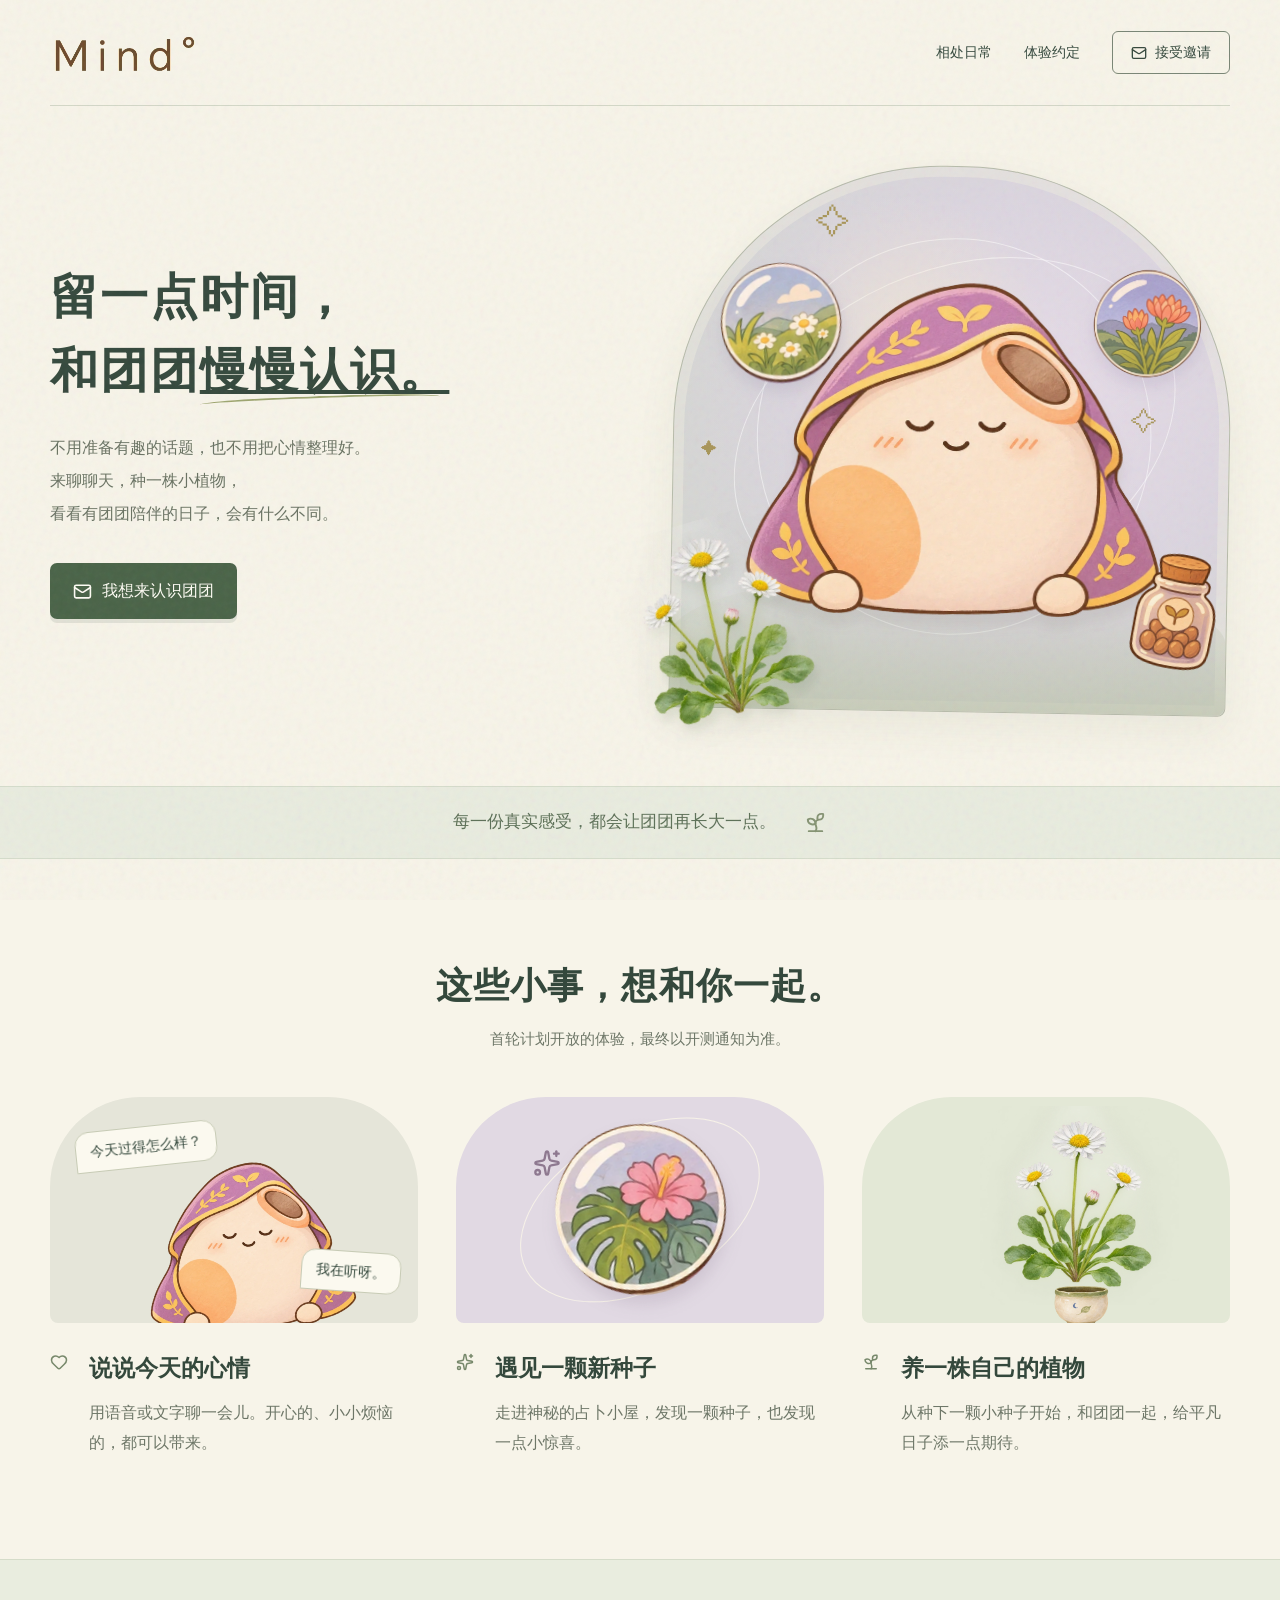
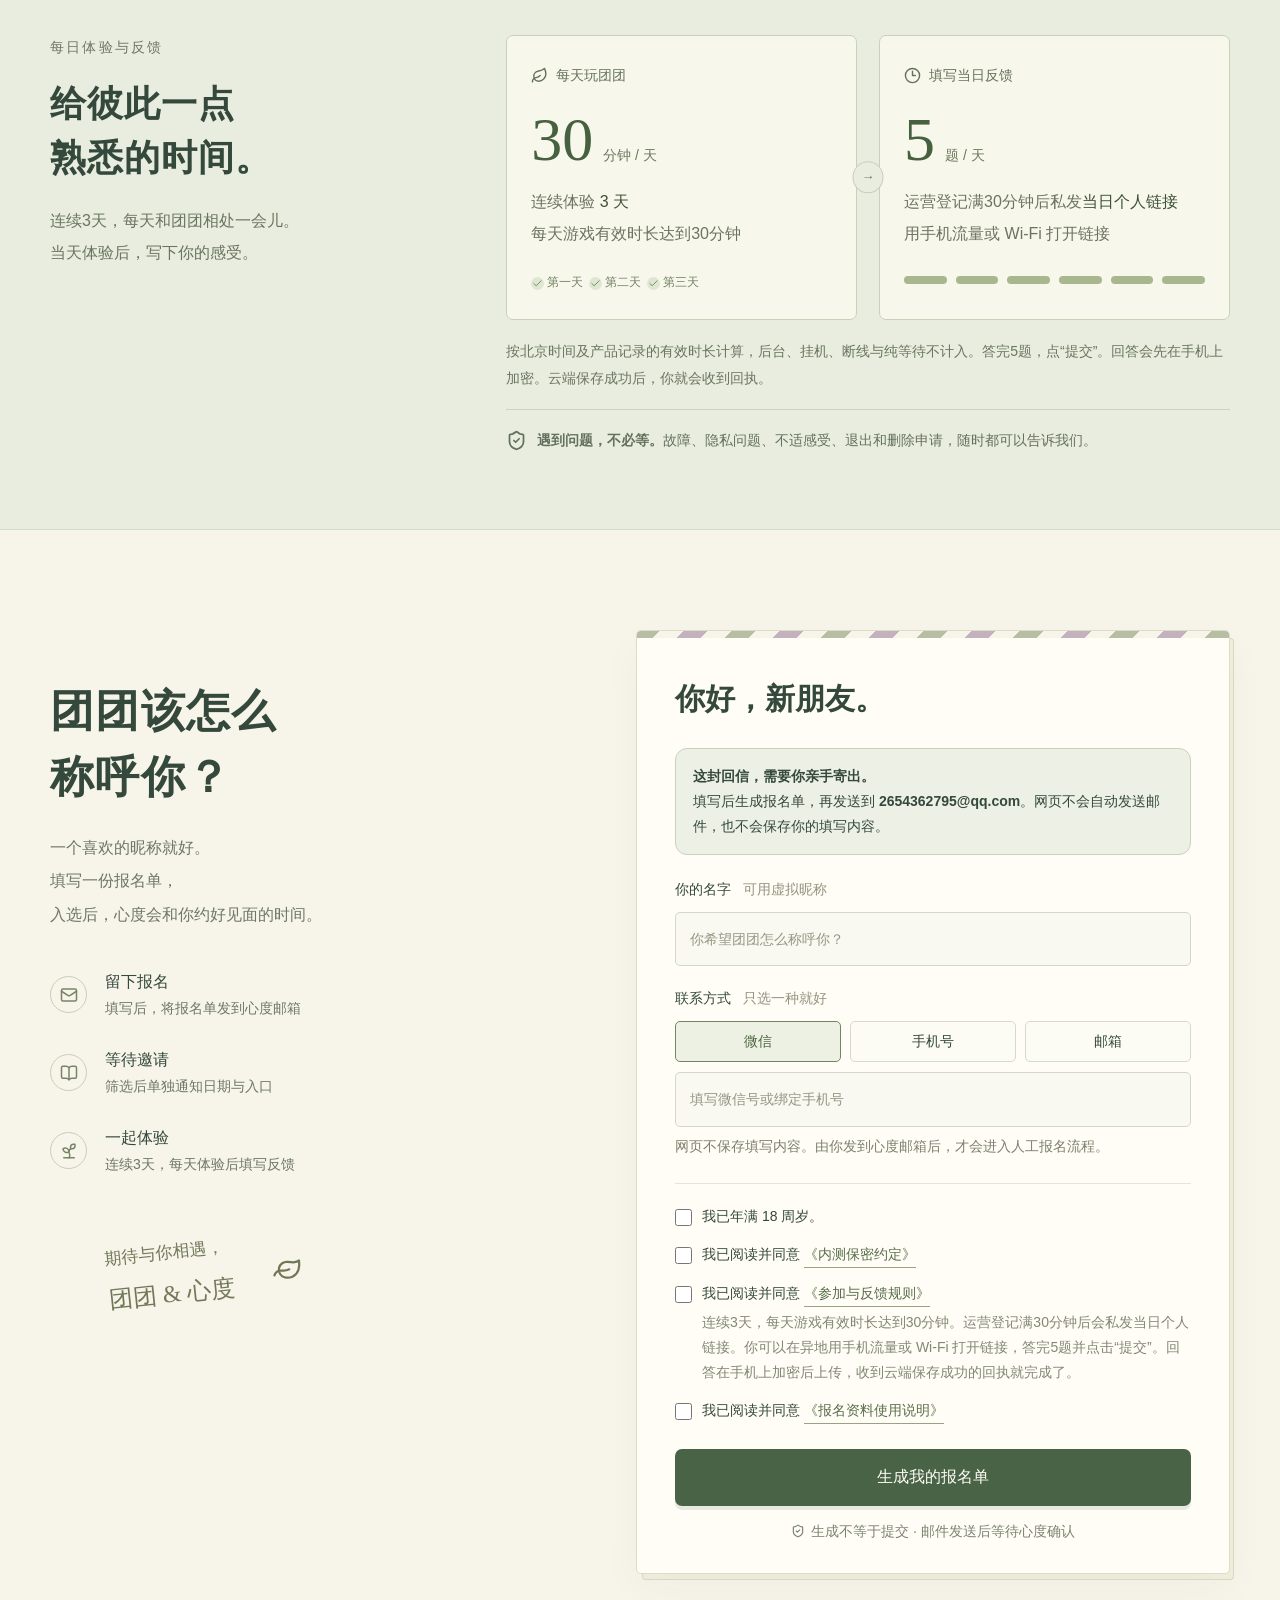
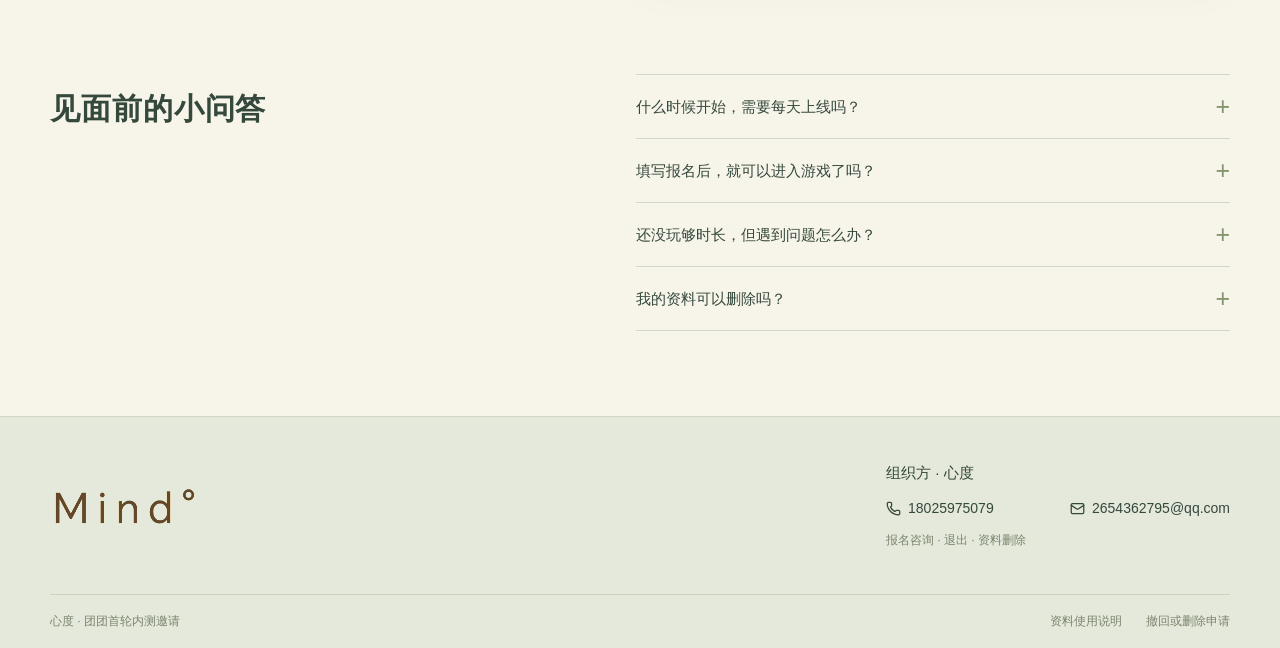
<file: index.html>
<!doctype html>
<html lang="zh-CN"><head><meta charset="utf-8"><meta name="viewport" content="width=device-width, initial-scale=1"><title>团团来信 · 心度内测邀请</title><meta name="description" content="邀请8–10位朋友，和团团慢慢认识。语音陪伴、种子占卜、植物养成，等待你的真实感受。"><meta name="robots" content="noindex, nofollow"><meta property="og:title" content="你收到一封团团的来信"><meta property="og:description" content="留一点时间，和团团慢慢认识。心度首轮内测邀请。"><meta name="twitter:card" content="summary_large_image"><meta name="twitter:title" content="你收到一封团团的来信"><meta name="twitter:description" content="留一点时间，和团团慢慢认识。心度首轮内测邀请。"><link rel="icon" href="./favicon.svg"><style>/*! tailwindcss v4.2.1 | MIT License | https://tailwindcss.com */@layer theme{:host,:root{--font-sans:ui-sans-serif,system-ui,sans-serif,"Apple Color Emoji","Segoe UI Emoji","Segoe UI Symbol","Noto Color Emoji";--font-mono:ui-monospace,SFMono-Regular,Menlo,Monaco,Consolas,"Liberation Mono","Courier New",monospace;--spacing:.25rem;--default-font-family:var(--font-sans);--default-mono-font-family:var(--font-mono)}}@layer base{*,::backdrop,:after,:before{box-sizing:border-box;border:0 solid;margin:0;padding:0}::file-selector-button{box-sizing:border-box;border:0 solid;margin:0;padding:0}:host,html{-webkit-text-size-adjust:100%;tab-size:4;line-height:1.5;font-family:var(--default-font-family,ui-sans-serif,system-ui,sans-serif,"Apple Color Emoji","Segoe UI Emoji","Segoe UI Symbol","Noto Color Emoji");font-feature-settings:var(--default-font-feature-settings,normal);font-variation-settings:var(--default-font-variation-settings,normal);-webkit-tap-highlight-color:transparent}hr{height:0;color:inherit;border-top-width:1px}abbr:where([title]){-webkit-text-decoration:underline dotted;text-decoration:underline dotted}h1,h2,h3,h4,h5,h6{font-size:inherit;font-weight:inherit}a{color:inherit;-webkit-text-decoration:inherit;text-decoration:inherit}b,strong{font-weight:bolder}code,kbd,pre,samp{font-family:var(--default-mono-font-family,ui-monospace,SFMono-Regular,Menlo,Monaco,Consolas,"Liberation Mono","Courier New",monospace);font-feature-settings:var(--default-mono-font-feature-settings,normal);font-variation-settings:var(--default-mono-font-variation-settings,normal);font-size:1em}small{font-size:80%}sub,sup{vertical-align:baseline;font-size:75%;line-height:0;position:relative}sub{bottom:-.25em}sup{top:-.5em}table{text-indent:0;border-color:inherit;border-collapse:collapse}:-moz-focusring{outline:auto}progress{vertical-align:baseline}summary{display:list-item}menu,ol,ul{list-style:none}audio,canvas,embed,iframe,img,object,svg,video{vertical-align:middle;display:block}img,video{max-width:100%;height:auto}button,input,optgroup,select,textarea{font:inherit;font-feature-settings:inherit;font-variation-settings:inherit;letter-spacing:inherit;color:inherit;opacity:1;background-color:#0000;border-radius:0}::file-selector-button{font:inherit;font-feature-settings:inherit;font-variation-settings:inherit;letter-spacing:inherit;color:inherit;opacity:1;background-color:#0000;border-radius:0}:where(select:is([multiple],[size])) optgroup{font-weight:bolder}:where(select:is([multiple],[size])) optgroup option{padding-inline-start:20px}::file-selector-button{margin-inline-end:4px}::placeholder{opacity:1}@supports (not ((-webkit-appearance:-apple-pay-button))) or (contain-intrinsic-size:1px){::placeholder{color:currentColor}@supports (color:color-mix(in lab,red,red)){::placeholder{color:color-mix(in oklab,currentcolor 50%,transparent)}}}textarea{resize:vertical}::-webkit-search-decoration{-webkit-appearance:none}::-webkit-date-and-time-value{min-height:1lh;text-align:inherit}::-webkit-datetime-edit{display:inline-flex}::-webkit-datetime-edit-fields-wrapper{padding:0}::-webkit-datetime-edit,::-webkit-datetime-edit-year-field{padding-block:0}::-webkit-datetime-edit-day-field,::-webkit-datetime-edit-month-field{padding-block:0}::-webkit-datetime-edit-hour-field,::-webkit-datetime-edit-minute-field{padding-block:0}::-webkit-datetime-edit-millisecond-field,::-webkit-datetime-edit-second-field{padding-block:0}::-webkit-datetime-edit-meridiem-field{padding-block:0}::-webkit-calendar-picker-indicator{line-height:1}:-moz-ui-invalid{box-shadow:none}button,input:where([type=button],[type=reset],[type=submit]){appearance:button}::file-selector-button{appearance:button}::-webkit-inner-spin-button,::-webkit-outer-spin-button{height:auto}[hidden]:where(:not([hidden=until-found])){display:none!important}}@layer components;@layer utilities{.sr-only{clip-path:inset(50%);white-space:nowrap;border-width:0;width:1px;height:1px;margin:-1px;padding:0;position:absolute;overflow:hidden}.fixed{position:fixed}.start{inset-inline-start:var(--spacing)}.underline{text-decoration-line:underline}}:root{--paper:#f7f4e9;--ink:#34483c;--muted:#6e7768;--green:#496347;--sage:#dfe5d6;--line:#d3d7c7;--purple:#776184;--serif:"Noto Serif SC","Source Han Serif SC","Songti SC","STSong","SimSun",serif;--sans:"PingFang SC","Microsoft YaHei",sans-serif}*{box-sizing:border-box}html{scroll-behavior:smooth;scroll-padding-top:35px}body{color:var(--ink);background:var(--paper);font-family:var(--sans);-webkit-font-smoothing:antialiased;margin:0;font-size:16px;line-height:1.8}body:before{content:"";pointer-events:none;z-index:100;opacity:.16;background-image:url("data:image/svg+xml,%3Csvg viewBox='0 0 180 180' xmlns='http://www.w3.org/2000/svg'%3E%3Cfilter id='n'%3E%3CfeTurbulence type='fractalNoise' baseFrequency='.82' numOctaves='3' stitchTiles='stitch'/%3E%3C/filter%3E%3Cpath fill='%23848276' opacity='.38' filter='url(%23n)' d='M0 0h180v180H0z'/%3E%3C/svg%3E");position:fixed;inset:0}a{color:inherit;text-decoration:none}button,input{font:inherit}button{cursor:pointer}a,button,input,summary{touch-action:manipulation}button{color:inherit}button:disabled{cursor:wait;opacity:.65}a:focus-visible,button:focus-visible,summary:focus-visible{outline-offset:5px;outline:3px solid #b89053}input:focus-visible{outline:2px solid var(--green);outline-offset:3px}h1,h2,h3,p{margin:0}h1,h2{font-family:var(--serif);font-weight:600}img{max-width:100%;display:block}svg{flex-shrink:0}fieldset{border:0;margin:0;padding:0}.wrap{width:min(1200px,100% - 100px);margin-inline:auto}.section{padding-block:100px}.eyebrow{letter-spacing:.16em;color:var(--muted);align-items:center;gap:13px;font-size:14px;display:flex}.small-line{background:var(--muted);width:24px;height:1px}.site-header{border-bottom:1px solid var(--line);justify-content:space-between;height:106px}.brand,.site-header{align-items:center;display:flex}.brand{gap:12px}.brand strong{letter-spacing:4px;font-size:30px;font-family:var(--serif)}.brand-emblem{background:var(--green);width:43px;height:43px;color:var(--paper);border-radius:50% 50% 45% 45%;place-items:center;display:grid;transform:rotate(-5deg)}.brand-sub{color:var(--muted);letter-spacing:.1em;margin-left:12px;font-size:13px}nav{align-items:center;gap:32px;font-size:14px;display:flex}nav a:not(.nav-invite):hover{color:var(--purple)}.nav-invite{border:1px solid #798575;border-radius:6px;gap:8px;padding:8px 18px;display:flex}.hero,.nav-invite{align-items:center}.hero{grid-template-columns:1.06fr 1fr;gap:32px;min-height:680px;padding-block:60px 73px;display:grid}.hero h1{letter-spacing:.04em;white-space:nowrap;margin:22px 0 24px;font-size:clamp(35px,3.75vw,53px);line-height:1.55}.underline{position:relative}.underline:after{content:"";border-top:2px solid #9da56f;border-radius:50%;width:96%;height:9px;position:absolute;bottom:-8px;left:0;transform:rotate(-2deg)}.hero-description{color:#697262;font-size:16px;line-height:2.05}.hero-actions{flex-wrap:wrap;align-items:center;gap:20px;margin:32px 0 24px;display:flex}.button{border:0;border-radius:7px;justify-content:center;align-items:center;gap:10px;min-height:53px;padding:14px 23px;font-size:16px;font-weight:500;transition:background .2s,transform .2s,box-shadow .2s;display:inline-flex}.primary{color:#fffdf5;background:var(--green);box-shadow:0 4px #31472f1c}.primary:hover{background:#3d563d;transform:translateY(-2px);box-shadow:0 7px 15px #34483c15}.hand-note{font-family:var(--serif);color:#777a60;font-size:15px;transform:rotate(-5deg)}.hero-meta{color:var(--muted);gap:14px;font-size:14px}.hero-meta,.hero-meta span{align-items:center;display:flex}.hero-meta span{gap:6px}.hero-meta i{border-left:1px solid #b7beab;height:14px}.hero-art{aspect-ratio:1.02;isolation:isolate;background:radial-gradient(at 65% 42%,#e7dce8 0,#dbd5df 45%,#d0d7c8 100%);border:1px solid #b7bbaa;border-radius:48% 48% 8px 8px;margin-bottom:12px;position:relative;transform:rotate(1deg);box-shadow:inset 0 0 0 10px #f0ecdf70,0 16px 40px #3d4f3510}.hero-art:after{content:"";z-index:-1;border-radius:inherit;background:linear-gradient(#0000,#b9c0a8a0);height:25%;position:absolute;bottom:0;left:0;right:0}.art-mascot{z-index:2;filter:drop-shadow(0 12px 6px #58463518);width:77%;animation:breathe 7s ease-in-out infinite;position:absolute;bottom:9%;left:12%}.art-orbit{z-index:-1;border:1px solid #fff8;border-radius:50%;width:83%;height:60%;position:absolute;top:19%;left:9%;transform:rotate(-25deg)}.orbit-two{width:71%;height:73%;top:13%;left:15%;transform:rotate(25deg)}.art-moon{aspect-ratio:1;z-index:-1;background:radial-gradient(circle,#f9edcd80,#f7efdb00 70%);border-radius:50%;width:50%;position:absolute;top:5%;right:33%}.art-caption{font-family:var(--serif);color:#6b675f;letter-spacing:2px;font-size:15px;line-height:1.9;position:absolute;top:12%;left:35%;transform:rotate(-7deg)}.art-bubble{z-index:3;filter:drop-shadow(0 9px 8px #5a497c20);animation:float 6s ease-in-out infinite;position:absolute}.bubble-one{width:22%;top:18%;left:8%;transform:rotate(-10deg)}.bubble-two{width:20%;animation-delay:-3s;top:18%;right:5%}.art-flower{z-index:3;filter:drop-shadow(2px 9px 4px #32452c15);width:40%;position:absolute;bottom:-6%;left:-11%;transform:rotate(-17deg)}.art-jar{z-index:4;width:20%;position:absolute;bottom:6%;right:-1%;transform:rotate(10deg)}.art-label{z-index:5;font-family:var(--serif);background:#fffdf0;border:1px solid #c7bb9f;align-items:center;gap:9px;padding:8px 18px;font-size:16px;display:flex;position:absolute;bottom:-20px;left:27%;transform:rotate(-4deg);box-shadow:0 3px 6px #67523e0a}.art-label:before{content:"";background:#d8bd7b63;width:60px;height:15px;position:absolute;top:-9px;left:35%;transform:rotate(-3deg)}.art-stamp{color:#716743;background:#f0e3b3;border:1px dashed #948661;flex-direction:column;justify-content:center;align-items:center;width:83px;height:86px;font-size:13px;display:flex;position:absolute;top:1%;right:-13px;transform:rotate(12deg);box-shadow:0 0 0 5px #eee0b5}.art-star{color:#a89558;font-size:34px;position:absolute}.star-one{top:5%;left:25%}.star-two{font-size:26px;top:42%;right:13%}.star-three{font-size:16px;top:50%;left:5%}.ribbon{color:#5c7057;font-family:var(--serif);background:#e9ecdf;border-block:1px solid #d5dccb;font-size:17px}.ribbon .wrap{justify-content:center;align-items:center;gap:28px;padding-block:20px;display:flex}.ribbon svg{color:#859373}.section-heading{text-align:center}.section-heading .eyebrow{justify-content:center}.section-heading h2,h2{letter-spacing:.03em;font-size:36px;line-height:1.5}.section-heading h2{margin:12px 0}.section-heading p{color:var(--muted);font-size:15px}.experience-list{grid-template-columns:repeat(3,minmax(0,1fr));gap:38px;margin-top:45px;display:grid}.experience-visual{border-radius:90px 90px 8px 8px;height:226px;position:relative;overflow:hidden}.chat-visual{background:#e5e5d9}.chat-visual img{width:58%;position:absolute;bottom:-30px;left:25%;transform:rotate(-5deg)}.chat-cloud{font-family:var(--serif);z-index:2;background:#fbf9ef;border:1px solid #c7cbb5;border-radius:14px 14px 14px 0;padding:7px 14px;font-size:14px;position:absolute}.cloud-left{top:29px;left:25px;transform:rotate(-6deg)}.cloud-right{bottom:30px;right:17px;transform:rotate(4deg)}.seed-visual{background:#e1d9e3;place-items:center;display:grid}.seed-visual img{filter:drop-shadow(0 10px 8px #5e4b6923);width:47%;position:absolute;transform:rotate(-12deg)}.seed-ring{border:1px solid #f7f2e8;border-radius:50%;width:70%;height:70%;transform:rotate(-28deg)}.seed-spark{color:#8e7990;position:absolute;top:23%;left:21%}.grow-visual{background:#e3e8d6}.grow-visual>img:not(.plant-pot){object-fit:contain;z-index:1;width:58%;height:88%;position:absolute;bottom:18px;left:30%}.grow-visual .plant-pot{object-fit:contain;width:27%;height:31%;position:absolute;bottom:-8px;left:46%}.grow-word{writing-mode:vertical-rl;font-family:var(--serif);letter-spacing:3px;color:#64795c;font-size:14px;position:absolute;top:43px;left:26px}.experience-copy{padding:25px 0 0 39px;position:relative}.mini-icon{color:#77886b;position:absolute;top:30px;left:0}.experience-copy h3{font-family:var(--serif);margin-bottom:9px;font-size:23px;font-weight:600}.experience-copy p{color:var(--muted);font-size:15px;line-height:1.9}.time-section{background:#e9eddf;border-block:1px solid #d5dcc9;padding:75px 0}.time-layout{grid-template-columns:1fr 1.85fr;gap:65px;display:grid}.time-intro h2{margin:17px 0 20px}.time-intro p{color:#68755e;font-size:15px;line-height:2}.little-sprout{color:#89966c;font-family:var(--serif);align-items:center;gap:15px;margin-top:28px;font-size:15px;display:flex}.little-sprout svg{transform:rotate(-15deg)}.time-options{grid-template-columns:1fr 1fr;gap:22px;display:grid;position:relative}.time-options article{background:#f8f7ec;border:1px solid #c9d1b9;border-radius:7px;padding:27px 24px 25px}.option-label{color:#637359;align-items:center;gap:8px;font-size:14px;display:flex}.time-number{align-items:baseline;gap:10px;margin:13px 0 8px;display:flex}.time-number b{color:#456140;font-family:Georgia,serif;font-size:62px;font-weight:400;line-height:1.25}.time-number>span{color:#69785b;font-size:14px}.time-options article p{color:#6b745f;font-size:14px;line-height:2}.time-options article strong{color:#3c5136;font-weight:500}.or-label{color:#71805f;z-index:1;background:#e9eddf;border:1px solid #c7cfba;border-radius:50%;padding:3px 8px;font-size:13px;position:absolute;top:50%;left:50%;transform:translate(-50%,-50%)}.day-markers{gap:6px;margin-top:22px;display:flex}.day-markers span{color:#708362;align-items:center;gap:3px;font-size:12px;display:flex}.day-markers svg{background:#dfe6d1;border-radius:50%;padding:1px}.time-dots{gap:9px;margin-top:26px;display:flex}.time-dots i{background:#a8b78e;border-radius:5px;flex:1;height:8px}.time-footnote{color:#69765e;margin-top:18px;font-size:14px;line-height:1.9}.gentle-note{color:#63715c;border-top:1px solid #c9d2bb;align-items:flex-start;gap:10px;margin-top:18px;padding-top:17px;display:flex}.gentle-note svg{margin-top:3px}.gentle-note p{font-size:14px;line-height:1.9}.apply-section{grid-template-columns:.9fr 1.1fr;align-items:start;gap:100px;display:grid}.apply-letter{padding-top:33px}.apply-letter h2{margin:16px 0 20px;font-size:44px;line-height:1.5}.apply-letter>p{color:var(--muted);line-height:2.1}.letter-process{gap:24px;margin-top:36px;display:grid}.letter-process>div{align-items:center;gap:18px;display:flex}.letter-process>div>span{color:#778567;border:1px solid #c8ceb9;border-radius:50%;place-items:center;width:37px;height:37px;display:grid}.letter-process p{line-height:1.8;display:grid}.letter-process strong{font-weight:500}.letter-process small{color:var(--muted);font-size:14px}.signature{font-family:var(--serif);color:#717858;margin:42px 0 0 56px;font-size:17px;line-height:2;position:relative;transform:rotate(-6deg)}.signature span{font-size:24px}.signature svg{position:absolute;top:32px;left:168px;transform:rotate(23deg)}.application-card{background:#fffdf5;border:1px solid #dedbc9;border-radius:5px;padding:37px 38px 29px;position:relative;overflow:hidden;box-shadow:0 15px 45px #38452b09,5px 7px 0 -2px #f2efdf,5px 7px 0 -1px #dcd9c7}.card-paper-edge{background:repeating-linear-gradient(-45deg,#b6bea4 0 17px,#f7f4e9 17px 34px,#c3b1bd 34px 51px,#f7f4e9 51px 68px);height:7px;position:absolute;inset:0 0 auto}.form-title{justify-content:space-between;align-items:center;margin:0 0 27px;display:flex}.form-title h3{font-family:var(--serif);margin-top:8px;font-size:30px;font-weight:600;line-height:1.5}.postage{color:#7a8c65;background:#eef1e4;border:1px dashed #a5b294;outline:3px solid #e7ecd9;flex-direction:column;justify-content:center;align-items:center;gap:4px;width:62px;height:77px;display:flex;transform:rotate(8deg)}.postage small{letter-spacing:2px;font-size:11px}.field-label{margin:20px 0 9px;font-size:15px;font-weight:500;display:block}.field-label span{color:#929480;margin-left:8px;font-size:13px;font-weight:400}input:not([type=checkbox]):not([type=radio]){color:#34483c;background:#faf9f1;border:1px solid #d2d7c7;border-radius:5px;width:100%;min-height:50px;padding:12px 14px;font-size:16px}input::placeholder{color:#929782;font-size:14px}.contact-method{gap:9px;margin:0 0 10px;display:flex}.contact-method label{text-align:center;cursor:pointer;background:#fcfbf4;border:1px solid #d7d9cc;border-radius:5px;flex:1;padding:7px;font-size:14px;position:relative}.contact-method label.selected{color:#4d653f;background:#edf1e4;border-color:#738465}.contact-method input{opacity:0;cursor:pointer;width:100%;height:100%;position:absolute;inset:0}.contact-method label:has(input:focus-visible){outline-offset:2px;outline:2px solid #b89053}.input-hint{color:#7b816e;margin-top:7px;font-size:13px}.agreements{border-top:1px solid #e4e5d9;gap:13px;margin-top:24px;padding-top:20px;display:grid}.check-row{align-items:flex-start;gap:10px;font-size:14px;line-height:1.8;display:flex}.check-row input{appearance:auto;accent-color:#536d48;cursor:pointer;flex-shrink:0;width:17px;height:17px;margin-top:5px}.check-row label{cursor:pointer}.check-row button{color:#586e4b;background:0 0;border:0;border-bottom:1px solid #98a284;padding:0;font-size:14px;line-height:1.7;display:inline}.check-row small{color:#808874;margin-top:3px;font-size:12px;display:block}.wide{width:100%;margin-top:25px}.form-bottom{color:#7a8470;justify-content:center;align-items:center;gap:6px;margin-top:13px;font-size:12px;display:flex}.honey{display:none}.form-error{color:#8e493b;background:#f9e9df;border-radius:4px;margin-top:18px;padding:10px 12px;font-size:14px}.success{text-align:center;flex-direction:column;align-items:center;padding:25px 0;display:flex}.success-icon{background:#e3ebd9;border-radius:50%;place-items:center;width:65px;height:65px;margin-bottom:25px;display:grid}.success h3{font-family:var(--serif);margin:17px 0;font-size:34px;line-height:1.6}.success>p{color:var(--muted);font-size:15px}.receipt-id{background:#f0f2e7;border:1px dashed #c3cdb1;width:100%;margin:24px 0;padding:20px;font-size:14px;display:grid}.receipt-id strong{letter-spacing:2px;font-size:19px}.small-copy{font-size:14px!important}.text-link{color:#586f46;text-underline-offset:5px;background:0 0;border:0;align-items:center;gap:6px;padding:8px 0;font-size:14px;text-decoration:underline;display:inline-flex}.success .text-link{margin-top:17px}.faq{grid-template-columns:.9fr 1.1fr;gap:100px;padding-bottom:85px;display:grid}.faq h2{margin-top:12px;font-size:30px}.faq-list details{border-bottom:1px solid #d2d7c7;padding:18px 0}.faq-list details:first-child{border-top:1px solid #d2d7c7}.faq summary{cursor:pointer;justify-content:space-between;align-items:center;gap:12px;font-size:15px;list-style:none;display:flex}.faq summary::-webkit-details-marker{display:none}.faq-plus{color:#879471;font-size:25px;font-weight:300;line-height:1}.faq details[open] .faq-plus{transform:rotate(45deg)}.faq details p{color:var(--muted);margin-top:14px;padding-right:24px;font-size:14px;line-height:1.9}.footer{background:#e4e9db;border-top:1px solid #cfd7c3}.footer-main{justify-content:space-between;align-items:center;padding-block:42px;display:flex}.footer-brand svg{vertical-align:middle;color:#829570;margin-right:8px;display:inline}.footer-brand strong{font-size:28px;font-family:var(--serif);letter-spacing:4px;vertical-align:middle}.footer-brand p{color:#78876a;margin-top:11px;font-size:14px}.footer-contact{grid-template-columns:1fr 1fr;gap:5px 24px;font-size:14px;display:grid}.footer-contact small,.footer-contact>span{grid-column:1/-1}.footer-contact>span{margin-bottom:5px;font-size:15px}.footer-contact a{align-items:center;gap:7px;display:flex}.footer-contact small{color:#7b866e;margin-top:4px;font-size:12px}.footer-bottom{color:#7b856e;border-top:1px solid #cbd5be;justify-content:space-between;padding-block:16px;font-size:12px;display:flex}.footer-bottom div{gap:24px;display:flex}.footer-bottom button{background:0 0;border:0;padding:0;font-size:12px}.agreement-dialog{width:min(700px,100% - 28px);max-height:88dvh;color:var(--ink);background:#fffdf5;border:1px solid #c6ccb7;border-radius:12px;margin:auto;padding:0;overflow:auto;box-shadow:0 25px 90px #1e281e55}.agreement-dialog::backdrop{-webkit-backdrop-filter:blur(3px);backdrop-filter:blur(3px);background:#29342680}.dialog-header{z-index:2;background:#f4f4e9;border-bottom:1px solid #d7ddcb;justify-content:space-between;align-items:center;padding:15px 25px;font-size:14px;display:flex;position:sticky;top:0}.dialog-header button{background:0 0;border:0;padding:5px}.dialog-content{padding:24px 30px}.dialog-content h2{font-size:26px}.agreement-version{color:#849072;margin:6px 0 25px;font-size:13px}.dialog-content section{margin-bottom:22px}.dialog-content h3{margin-bottom:7px;font-size:17px;font-weight:600}.dialog-content section p{color:#64705b;font-size:16px;line-height:1.9}.dialog-bottom{background:#f4f4e9;border-top:1px solid #d7ddcb;justify-content:space-between;align-items:center;gap:15px;padding:14px 25px;display:flex;position:sticky;bottom:0}.dialog-bottom .button{min-height:45px;padding:10px 17px;font-size:14px}.skip,.sr-only{clip:rect(0,0,0,0);white-space:nowrap;width:1px;height:1px;position:absolute;overflow:hidden}.skip:focus{clip:auto;z-index:999;background:#fff;width:auto;height:auto;padding:12px}.utility-page{background:#fffdf5;border:1px solid #d3d7c7;border-radius:10px;max-width:650px;margin:60px auto;padding:35px}.utility-page h1{margin:15px 0;font-size:30px}.utility-page p{color:var(--muted);margin-bottom:18px}.utility-page label{margin-top:15px;font-size:14px;display:block}.manage-page{padding-block:50px}.manage-page h1{margin:20px 0;font-size:35px}.manage-table{border-collapse:collapse;background:#fffdf5;width:100%;margin-block:25px;font-size:14px}.manage-table td,.manage-table th{text-align:left;border-bottom:1px solid #d3d7c7;padding:15px}.manage-table th{background:#e7ecdc}.table-scroll{overflow:auto}.admin-note{background:#e7ecdc;padding:18px}.admin-actions{flex-wrap:wrap;align-items:center;gap:15px;display:flex}.danger-button{color:#9a5b44;background:#f7ebe3;border:1px solid #bf9784;border-radius:5px;padding:6px 12px}.admin-status{margin:12px 0}.agreement-record{overflow-wrap:anywhere;white-space:pre-wrap;max-width:90vw;font-size:13px}@keyframes breathe{50%{transform:translateY(-4px)rotate(-1deg)}}@keyframes float{50%{translate:0 -9px;rotate:3deg}}@media (min-width:1450px){.hero{min-height:740px}.hero h1{font-size:54px}}@media (max-width:1100px){.wrap{width:calc(100% - 64px)}.hero h1{font-size:38px}.hero-actions{gap:14px}.hand-note{font-size:13px}.hero-art{aspect-ratio:.93}.time-layout{grid-template-columns:1fr 1.9fr;gap:35px}.time-options article{padding:22px 16px}.time-number b{font-size:52px}.day-markers{flex-wrap:wrap;gap:4px}.apply-section,.faq{gap:55px}.application-card{padding-inline:27px}.experience-list{gap:27px}.brand-sub{display:none}.time-intro h2{font-size:32px}.experience-visual{height:205px}}@media (max-width:760px){.wrap{width:calc(100% - 40px)}.site-header{height:79px}.brand strong{font-size:26px}.brand-emblem{width:36px;height:36px}.brand{gap:9px}nav{gap:0}nav>a:not(.nav-invite){display:none}.nav-invite{padding:7px 12px;font-size:13px}.hero{grid-template-columns:1fr;gap:40px;min-height:0;padding-block:38px 60px}.hero-copy{text-align:center}.hero-copy .eyebrow{justify-content:center;font-size:12px}.hero h1{letter-spacing:.03em;margin:15px 0 22px;font-size:36px;line-height:1.55}.hero-description{font-size:14px;line-height:2}.hero-actions{justify-content:center;gap:12px;margin:24px 0 18px}.hand-note{display:none}.hero-meta{justify-content:center;gap:10px;font-size:12px}.hero-art{aspect-ratio:1.02;width:84%;margin:0 auto}.art-caption{font-size:12px;top:10%}.art-stamp{width:62px;height:65px;font-size:11px;right:-15px}.art-stamp svg{width:20px}.art-label{padding:6px 12px;font-size:13px;bottom:-15px;left:21%}.art-star{font-size:25px}.ribbon .wrap{text-align:center;justify-content:center;gap:12px;padding-block:15px}.ribbon{font-size:13px}.ribbon-side{display:none}.ribbon svg{width:18px}.section{padding-block:60px}.section-heading h2{font-size:28px}.section-heading .eyebrow{font-size:12px}.section-heading p{font-size:13px}.experience-list{grid-template-columns:1fr;gap:26px;margin-top:32px}.experience-list article{grid-template-columns:43% 1fr;align-items:center;gap:20px;display:grid}.experience-visual{border-radius:65px 65px 6px 6px;height:164px}.experience-copy{padding:0}.mini-icon{margin-bottom:8px;display:block;position:static}.experience-copy h3{margin-bottom:7px;font-size:20px}.experience-copy p{font-size:14px;line-height:1.85}.chat-visual img{width:90%;bottom:-8px;left:10%}.chat-cloud{padding:4px 7px;font-size:10px}.cloud-left{top:21px;left:9px}.cloud-right{bottom:21px;right:3px}.seed-visual img{width:72%}.seed-spark{width:20px;top:14%;left:8%}.grow-visual>img:not(.plant-pot){width:82%;height:84%;bottom:14px;left:18%}.grow-visual .plant-pot{width:40%;bottom:-5px;left:43%}.grow-word{letter-spacing:1px;font-size:10px;top:25px;left:10px}.time-section{padding-block:52px}.time-layout{grid-template-columns:1fr;gap:30px}.time-intro h2{margin:12px 0;font-size:30px}.time-intro h2 br{display:none}.time-intro p{font-size:14px}.little-sprout{display:none}.time-options{gap:13px}.time-options article{padding:18px 12px}.option-label{gap:4px;font-size:12px}.option-label svg{width:14px}.time-number{margin:11px 0;display:block}.time-number b{font-size:48px;display:block}.time-number>span{font-size:13px}.time-options article p{font-size:12px;line-height:2}.day-markers{gap:4px;margin-top:17px}.day-markers span{font-size:10px}.day-markers svg{width:10px}.time-dots{gap:5px;margin-top:22px}.gentle-note p,.time-footnote{font-size:13px}.or-label{padding:2px 6px;font-size:11px}.apply-section{grid-template-columns:1fr;gap:35px}.apply-letter{padding:0}.apply-letter h2{margin:12px 0;font-size:34px}.apply-letter h2 br{display:none}.apply-letter>p{font-size:14px}.apply-letter>p br{display:none}.letter-process{justify-content:space-between;gap:15px;margin-top:25px;display:flex}.letter-process>div{flex:1;display:block}.letter-process>div>span{width:33px;height:33px;margin-bottom:10px}.letter-process p strong{font-size:14px}.letter-process small{font-size:12px}.signature{display:none}.application-card{padding:29px 21px 24px}.form-title{margin-bottom:22px}.form-title h3{font-size:28px}.form-title .eyebrow{font-size:12px}.postage{width:51px;height:64px}.check-row,.check-row button{font-size:14px}.form-bottom{gap:4px;font-size:11px}.faq{grid-template-columns:1fr;gap:22px;padding-bottom:55px}.faq h2{font-size:27px}.faq details p,.faq summary{font-size:14px}.footer-main{padding-block:30px;display:block}.footer-brand p{font-size:13px}.footer-contact{gap:5px 15px;margin-top:26px;font-size:13px}.footer-bottom{font-size:11px;display:block}.footer-bottom div{gap:20px;margin-top:8px}.footer-bottom button{font-size:11px}.dialog-content{padding:20px}.dialog-content h2{font-size:23px}.dialog-header{padding:11px 18px}.dialog-bottom{padding:12px 16px}.dialog-bottom .button{padding:9px 12px;font-size:12px}.dialog-content section p{font-size:15px}.utility-page{margin:25px 20px;padding:25px}.utility-page h1{font-size:27px}.success h3{font-size:29px}.success>p{font-size:14px}.receipt-id strong{font-size:16px}}@media (max-width:370px){.wrap{width:calc(100% - 30px)}.hero h1{font-size:31px}.time-options article{padding:16px 9px}.day-markers span{font-size:9px}.application-card{padding-inline:17px}.check-row{gap:8px}.check-row,.check-row button{font-size:13px}.form-bottom{font-size:10px}.footer-contact{flex-direction:column;display:flex}}@media (prefers-reduced-motion:reduce){html{scroll-behavior:auto}*,:after,:before{transition:none!important;animation:none!important}}.apply-letter>p,.dialog-content section p,.experience-copy p,.faq details p,.hero-description,.success>p,.time-intro p,.time-options article p{font-size:16px}.check-row,.check-row button,.check-row small,.contact-method label,.field-label,.field-label span,.form-bottom,.gentle-note p,.input-hint,.letter-process small,.option-label,.time-footnote{font-size:14px}@media (max-width:760px){.time-options{gap:17px}.time-options article{padding:18px 13px}.option-label,.time-options article p{font-size:14px}.option-label{align-items:flex-start;line-height:1.65}.option-label svg{margin-top:4px}.day-markers{display:none}.form-bottom{align-items:flex-start;font-size:13px}.letter-process{gap:12px}.time-number>span{font-size:14px}.footer-bottom,.footer-bottom button{font-size:13px}.faq summary{font-size:16px}}
[hidden]{display:none!important}.mail-note{padding:15px 17px;background:#edf0e4;border:1px solid #c9d2bd;border-radius:12px;font-size:14px;line-height:1.8;margin-bottom:22px}.mail-result{margin-top:30px;padding-top:26px;border-top:1px dashed #b5bea8}.mail-result h3{font-size:23px;line-height:1.5}.mail-result p{margin-top:13px;font-size:15px}.mail-result .button{margin-top:13px}.mail-result .mail-secondary{display:flex;flex-wrap:wrap;gap:18px;margin-top:18px}.mail-result textarea{width:100%;min-height:220px;margin-top:12px;border:1px solid #bcc7b1;border-radius:10px;padding:12px;font:14px/1.7 inherit;resize:vertical}.mail-result details{margin-top:17px}.mail-result .mail-id{font-size:13px;color:#66785e;overflow-wrap:anywhere}.mail-result:focus{outline:0}</style><style>/* Frame the original supplied wordmark without modifying its artwork. */
.mind-logo {
  display: block;
  position: relative;
  flex-shrink: 0;
  width: 146px;
  height: 48px;
  overflow: hidden;
  mix-blend-mode: multiply;
}
.mind-logo img {
  position: absolute;
  width: 260px;
  max-width: none;
  height: auto;
  left: -51px;
  top: -49px;
  /* Neutralize the JPEG's cream paper before multiplying onto the page.
     The supplied letterforms stay intact; white blends without a rectangle. */
  filter: brightness(1.1) contrast(1.12);
}
.hero h1 { margin-top: 0; }
.hero-actions { margin-bottom: 0; }
.hero-art { margin-bottom: 0; }
.section-heading h2 { margin-top: 0; }
.footer-brand { display: flex; align-items: center; }
@media (max-width: 760px) {
  .mind-logo { width: 126px; height: 43px; }
  .mind-logo img { width: 224px; left: -44px; top: -42px; }
  .hero { gap: 36px; }
}
</style></head><body data-visual-version="mind-clean-20261125"><div hidden=""><!--$--><!--/$--></div><a class="skip" href="#apply">跳到报名表</a><header class="site-header wrap"><a href="#" class="brand" aria-label="心度 Mind°，返回顶部"><span class="mind-logo"><img src="./art/mind-logo.jpg" width="515" height="270" alt="心度 Mind°" decoding="async"></span></a><nav><a href="#experience">相处日常</a><a href="#how">体验约定</a><a class="nav-invite" href="#apply"><svg xmlns="http://www.w3.org/2000/svg" width="16" height="16" viewbox="0 0 24 24" fill="none" stroke="currentColor" stroke-width="2" stroke-linecap="round" stroke-linejoin="round" class="lucide lucide-mail" aria-hidden="true"><path d="m22 7-8.991 5.727a2 2 0 0 1-2.009 0L2 7"></path><rect x="2" y="4" width="20" height="16" rx="2"></rect></svg> 接受邀请</a></nav></header><main><section class="hero wrap"><div class="hero-copy"><h1>留一点时间，<br>和团团<span class="underline">慢慢认识。</span></h1><p class="hero-description">不用准备有趣的话题，也不用把心情整理好。<br class="desktop-br">来聊聊天，种一株小植物，<br class="desktop-br">看看有团团陪伴的日子，会有什么不同。</p><div class="hero-actions"><a class="button primary" href="#apply"><svg xmlns="http://www.w3.org/2000/svg" width="19" height="19" viewbox="0 0 24 24" fill="none" stroke="currentColor" stroke-width="2" stroke-linecap="round" stroke-linejoin="round" class="lucide lucide-mail" aria-hidden="true"><path d="m22 7-8.991 5.727a2 2 0 0 1-2.009 0L2 7"></path><rect x="2" y="4" width="20" height="16" rx="2"></rect></svg> 我想来认识团团</a></div></div><div class="hero-art" aria-label="手绘的团团披着紫色斗篷，在植物和种子球之间微笑"><div class="art-orbit orbit-one"></div><div class="art-orbit orbit-two"></div><div class="art-moon"></div><span class="art-star star-one">✧</span><span class="art-star star-two">✧</span><span class="art-star star-three">✦</span><img class="art-bubble bubble-one" src="./art/meadow.png" alt=""><img class="art-bubble bubble-two" src="./art/cape.webp" alt=""><img class="art-mascot" src="./art/tuantuan.webp" alt="团团，闭眼微笑的圆滚滚小伙伴" fetchpriority="high"><img class="art-flower" src="./art/daisy.webp" alt=""><img class="art-jar" src="./art/jar.webp" alt="装着小种子的玻璃瓶"></div></section><div class="ribbon"><div class="wrap"><span>每一份真实感受，都会让团团再长大一点。</span><svg xmlns="http://www.w3.org/2000/svg" width="23" height="23" viewbox="0 0 24 24" fill="none" stroke="currentColor" stroke-width="2" stroke-linecap="round" stroke-linejoin="round" class="lucide lucide-sprout" aria-hidden="true"><path d="M14 9.536V7a4 4 0 0 1 4-4h1.5a.5.5 0 0 1 .5.5V5a4 4 0 0 1-4 4 4 4 0 0 0-4 4c0 2 1 3 1 5a5 5 0 0 1-1 3"></path><path d="M4 9a5 5 0 0 1 8 4 5 5 0 0 1-8-4"></path><path d="M5 21h14"></path></svg></div></div><section class="experience wrap section" id="experience"><div class="section-heading"><h2>这些小事，想和你一起。</h2><p>首轮计划开放的体验，最终以开测通知为准。</p></div><div class="experience-list"><article><div class="experience-visual chat-visual"><div class="chat-cloud cloud-left">今天过得怎么样？</div><img src="./art/tuantuan.webp" alt="微笑着倾听的团团" loading="lazy"><span class="chat-cloud cloud-right">我在听呀。</span></div><div class="experience-copy"><span class="mini-icon"><svg xmlns="http://www.w3.org/2000/svg" width="18" height="18" viewbox="0 0 24 24" fill="none" stroke="currentColor" stroke-width="2" stroke-linecap="round" stroke-linejoin="round" class="lucide lucide-heart" aria-hidden="true"><path d="M2 9.5a5.5 5.5 0 0 1 9.591-3.676.56.56 0 0 0 .818 0A5.49 5.49 0 0 1 22 9.5c0 2.29-1.5 4-3 5.5l-5.492 5.313a2 2 0 0 1-3 .019L5 15c-1.5-1.5-3-3.2-3-5.5"></path></svg></span><h3>说说今天的心情</h3><p>用语音或文字聊一会儿。开心的、小小烦恼的，都可以带来。</p></div></article><article><div class="experience-visual seed-visual"><div class="seed-ring"></div><img src="./art/tropical.png" alt="手绘花朵种子球" loading="lazy"><svg xmlns="http://www.w3.org/2000/svg" width="28" height="28" viewbox="0 0 24 24" fill="none" stroke="currentColor" stroke-width="2" stroke-linecap="round" stroke-linejoin="round" class="lucide lucide-sparkles seed-spark" aria-hidden="true"><path d="M11.017 2.814a1 1 0 0 1 1.966 0l1.051 5.558a2 2 0 0 0 1.594 1.594l5.558 1.051a1 1 0 0 1 0 1.966l-5.558 1.051a2 2 0 0 0-1.594 1.594l-1.051 5.558a1 1 0 0 1-1.966 0l-1.051-5.558a2 2 0 0 0-1.594-1.594l-5.558-1.051a1 1 0 0 1 0-1.966l5.558-1.051a2 2 0 0 0 1.594-1.594z"></path><path d="M20 2v4"></path><path d="M22 4h-4"></path><circle cx="4" cy="20" r="2"></circle></svg></div><div class="experience-copy"><span class="mini-icon"><svg xmlns="http://www.w3.org/2000/svg" width="18" height="18" viewbox="0 0 24 24" fill="none" stroke="currentColor" stroke-width="2" stroke-linecap="round" stroke-linejoin="round" class="lucide lucide-sparkles" aria-hidden="true"><path d="M11.017 2.814a1 1 0 0 1 1.966 0l1.051 5.558a2 2 0 0 0 1.594 1.594l5.558 1.051a1 1 0 0 1 0 1.966l-5.558 1.051a2 2 0 0 0-1.594 1.594l-1.051 5.558a1 1 0 0 1-1.966 0l-1.051-5.558a2 2 0 0 0-1.594-1.594l-5.558-1.051a1 1 0 0 1 0-1.966l5.558-1.051a2 2 0 0 0 1.594-1.594z"></path><path d="M20 2v4"></path><path d="M22 4h-4"></path><circle cx="4" cy="20" r="2"></circle></svg></span><h3>遇见一颗新种子</h3><p>走进神秘的占卜小屋，发现一颗种子，也发现一点小惊喜。</p></div></article><article><div class="experience-visual grow-visual"><img src="./art/daisy.webp" alt="手绘小雏菊" loading="lazy"><img class="plant-pot" src="./art/pot.webp" alt="" loading="lazy"></div><div class="experience-copy"><span class="mini-icon"><svg xmlns="http://www.w3.org/2000/svg" width="18" height="18" viewbox="0 0 24 24" fill="none" stroke="currentColor" stroke-width="2" stroke-linecap="round" stroke-linejoin="round" class="lucide lucide-sprout" aria-hidden="true"><path d="M14 9.536V7a4 4 0 0 1 4-4h1.5a.5.5 0 0 1 .5.5V5a4 4 0 0 1-4 4 4 4 0 0 0-4 4c0 2 1 3 1 5a5 5 0 0 1-1 3"></path><path d="M4 9a5 5 0 0 1 8 4 5 5 0 0 1-8-4"></path><path d="M5 21h14"></path></svg></span><h3>养一株自己的植物</h3><p>从种下一颗小种子开始，和团团一起，给平凡日子添一点期待。</p></div></article></div></section><section class="time-section" id="how"><div class="wrap time-layout"><div class="time-intro"><span class="eyebrow">每日体验与反馈</span><h2>给彼此一点<br>熟悉的时间。</h2><p>连续3天，每天和团团相处一会儿。<br>当天体验后，写下你的感受。</p></div><div class="time-details"><div class="time-options"><article><span class="option-label"><svg xmlns="http://www.w3.org/2000/svg" width="17" height="17" viewbox="0 0 24 24" fill="none" stroke="currentColor" stroke-width="2" stroke-linecap="round" stroke-linejoin="round" class="lucide lucide-leaf" aria-hidden="true"><path d="M11 20A7 7 0 0 1 9.8 6.1C15.5 5 17 4.48 19 2c1 2 2 4.18 2 8 0 5.5-4.78 10-10 10Z"></path><path d="M2 21c0-3 1.85-5.36 5.08-6C9.5 14.52 12 13 13 12"></path></svg> 每天玩团团</span><div class="time-number"><b>30</b><span>分钟 / 天</span></div><p>连续体验 <strong>3 天</strong><br>每天游戏有效时长达到30分钟</p><div class="day-markers"><span><svg xmlns="http://www.w3.org/2000/svg" width="13" height="13" viewbox="0 0 24 24" fill="none" stroke="currentColor" stroke-width="2" stroke-linecap="round" stroke-linejoin="round" class="lucide lucide-check" aria-hidden="true"><path d="M20 6 9 17l-5-5"></path></svg> 第一天</span><span><svg xmlns="http://www.w3.org/2000/svg" width="13" height="13" viewbox="0 0 24 24" fill="none" stroke="currentColor" stroke-width="2" stroke-linecap="round" stroke-linejoin="round" class="lucide lucide-check" aria-hidden="true"><path d="M20 6 9 17l-5-5"></path></svg> 第二天</span><span><svg xmlns="http://www.w3.org/2000/svg" width="13" height="13" viewbox="0 0 24 24" fill="none" stroke="currentColor" stroke-width="2" stroke-linecap="round" stroke-linejoin="round" class="lucide lucide-check" aria-hidden="true"><path d="M20 6 9 17l-5-5"></path></svg> 第三天</span></div></article><span class="or-label">→</span><article><span class="option-label"><svg xmlns="http://www.w3.org/2000/svg" width="17" height="17" viewbox="0 0 24 24" fill="none" stroke="currentColor" stroke-width="2" stroke-linecap="round" stroke-linejoin="round" class="lucide lucide-clock3 lucide-clock-3" aria-hidden="true"><circle cx="12" cy="12" r="10"></circle><path d="M12 6v6h4"></path></svg> 填写当日反馈</span><div class="time-number"><b>5</b><span>题 / 天</span></div><p>运营登记满30分钟后私发<strong>当日个人链接</strong><br>用手机流量或 Wi-Fi 打开链接</p><div class="time-dots" aria-hidden="true"><i></i><i></i><i></i><i></i><i></i><i></i></div></article></div><p class="time-footnote">按北京时间及产品记录的有效时长计算，后台、挂机、断线与纯等待不计入。答完5题，点“提交”。回答会先在手机上加密。云端保存成功后，你就会收到回执。</p><div class="gentle-note"><svg xmlns="http://www.w3.org/2000/svg" width="21" height="21" viewbox="0 0 24 24" fill="none" stroke="currentColor" stroke-width="2" stroke-linecap="round" stroke-linejoin="round" class="lucide lucide-shield-check" aria-hidden="true"><path d="M20 13c0 5-3.5 7.5-7.66 8.95a1 1 0 0 1-.67-.01C7.5 20.5 4 18 4 13V6a1 1 0 0 1 1-1c2 0 4.5-1.2 6.24-2.72a1.17 1.17 0 0 1 1.52 0C14.51 3.81 17 5 19 5a1 1 0 0 1 1 1z"></path><path d="m9 12 2 2 4-4"></path></svg><p><strong>遇到问题，不必等。</strong>故障、隐私问题、不适感受、退出和删除申请，随时都可以告诉我们。</p></div></div></div></section><section class="apply-section wrap section" id="apply"><div class="apply-letter"><h2>团团该怎么<br>称呼你？</h2><p>一个喜欢的昵称就好。<br>填写一份报名单，<br>入选后，心度会和你约好见面的时间。</p><div class="letter-process"><div><span><svg xmlns="http://www.w3.org/2000/svg" width="18" height="18" viewbox="0 0 24 24" fill="none" stroke="currentColor" stroke-width="2" stroke-linecap="round" stroke-linejoin="round" class="lucide lucide-mail" aria-hidden="true"><path d="m22 7-8.991 5.727a2 2 0 0 1-2.009 0L2 7"></path><rect x="2" y="4" width="20" height="16" rx="2"></rect></svg></span><p><strong>留下报名</strong><small>填写后，将报名单发到心度邮箱</small></p></div><div><span><svg xmlns="http://www.w3.org/2000/svg" width="18" height="18" viewbox="0 0 24 24" fill="none" stroke="currentColor" stroke-width="2" stroke-linecap="round" stroke-linejoin="round" class="lucide lucide-book-open" aria-hidden="true"><path d="M12 5v16"></path><path d="M20.001 19A2 2 0 0022 17V5a2 2 0 00-1.999-2L16 3.002A5 5 0 0012 5a5 5 0 00-4-2H4a2 2 0 00-2 2v12a2 2 0 001.999 2H8a5 5 0 014 2 5 5 0 014-2z"></path></svg></span><p><strong>等待邀请</strong><small>筛选后单独通知日期与入口</small></p></div><div><span><svg xmlns="http://www.w3.org/2000/svg" width="18" height="18" viewbox="0 0 24 24" fill="none" stroke="currentColor" stroke-width="2" stroke-linecap="round" stroke-linejoin="round" class="lucide lucide-sprout" aria-hidden="true"><path d="M14 9.536V7a4 4 0 0 1 4-4h1.5a.5.5 0 0 1 .5.5V5a4 4 0 0 1-4 4 4 4 0 0 0-4 4c0 2 1 3 1 5a5 5 0 0 1-1 3"></path><path d="M4 9a5 5 0 0 1 8 4 5 5 0 0 1-8-4"></path><path d="M5 21h14"></path></svg></span><p><strong>一起体验</strong><small>连续3天，每天体验后填写反馈</small></p></div></div><div class="signature">期待与你相遇，<br><span>团团 &amp; 心度</span><svg xmlns="http://www.w3.org/2000/svg" width="27" height="27" viewbox="0 0 24 24" fill="none" stroke="currentColor" stroke-width="2" stroke-linecap="round" stroke-linejoin="round" class="lucide lucide-leaf" aria-hidden="true"><path d="M11 20A7 7 0 0 1 9.8 6.1C15.5 5 17 4.48 19 2c1 2 2 4.18 2 8 0 5.5-4.78 10-10 10Z"></path><path d="M2 21c0-3 1.85-5.36 5.08-6C9.5 14.52 12 13 13 12"></path></svg></div></div><div class="application-card"><div class="card-paper-edge"></div><form method="post" action="#"><div class="form-title"><div><h3>你好，新朋友。</h3></div></div><div class="mail-note"><strong>这封回信，需要你亲手寄出。</strong><br>填写后生成报名单，再发送到 <strong>2654362795@qq.com</strong>。网页不会自动发送邮件，也不会保存你的填写内容。</div><label class="field-label" for="nickname">你的名字 <span>可用虚拟昵称</span></label><input id="nickname" autocomplete="nickname" maxlength="24" required="" placeholder="你希望团团怎么称呼你？" name="nickname"><label class="field-label" for="contact">联系方式 <span>只选一种就好</span></label><fieldset class="contact-method"><legend class="sr-only">联系你的方式</legend><label class="selected"><input type="radio" name="contactMethod" checked value="wechat">微信</label><label class=""><input type="radio" name="contactMethod" value="phone">手机号</label><label class=""><input type="radio" name="contactMethod" value="email">邮箱</label></fieldset><input id="contact" type="text" autocomplete="off" maxlength="120" required="" placeholder="填写微信号或绑定手机号" name="contact"><p class="input-hint">网页不保存填写内容。由你发到心度邮箱后，才会进入人工报名流程。</p><div class="honey" aria-hidden="true"><label>网站<input tabindex="-1" autocomplete="off" name="website"></label></div><div class="agreements"><label class="check-row"><input type="checkbox" required="" name="adult"><span>我已年满 18 周岁。</span></label><div class="check-row"><input aria-label="同意保密约定" id="nda" type="checkbox" required="" name="nda"><span><label for="nda">我已阅读并同意 </label><button type="button">《内测保密约定》</button></span></div><div class="check-row"><input aria-label="同意参加与反馈规则" id="rules" type="checkbox" required="" name="rules"><span><label for="rules">我已阅读并同意 </label><button type="button">《参加与反馈规则》</button><small>连续3天，每天游戏有效时长达到30分钟。运营登记满30分钟后会私发当日个人链接。你可以在异地用手机流量或 Wi-Fi 打开链接，答完5题并点击“提交”。回答在手机上加密后上传，收到云端保存成功的回执就完成了。</small></span></div><div class="check-row"><input aria-label="同意报名资料使用说明" id="privacy" type="checkbox" required="" name="privacy"><span><label for="privacy">我已阅读并同意 </label><button type="button">《报名资料使用说明》</button></span></div></div><button class="button primary wide" type="submit" disabled>生成我的报名单</button><p class="form-bottom"><svg xmlns="http://www.w3.org/2000/svg" width="14" height="14" viewbox="0 0 24 24" fill="none" stroke="currentColor" stroke-width="2" stroke-linecap="round" stroke-linejoin="round" class="lucide lucide-shield-check" aria-hidden="true"><path d="M20 13c0 5-3.5 7.5-7.66 8.95a1 1 0 0 1-.67-.01C7.5 20.5 4 18 4 13V6a1 1 0 0 1 1-1c2 0 4.5-1.2 6.24-2.72a1.17 1.17 0 0 1 1.52 0C14.51 3.81 17 5 19 5a1 1 0 0 1 1 1z"></path><path d="m9 12 2 2 4-4"></path></svg> 生成不等于提交 · 邮件发送后等待心度确认</p><noscript><p class="mail-note">请启用 JavaScript 生成报名单，或直接联系心度邮箱咨询。</p></noscript></form><section id="mail-result" class="mail-result" hidden aria-live="polite"><span class="eyebrow">报名单准备好啦 · 尚未发送</span><h3 tabindex="-1">最后一步，把回信寄给心度。</h3><p>先下载完整报名单，再打开邮箱，把文件作为附件发送。也可以复制全文，粘贴到邮件正文中。</p><p class="mail-id">人工核对编号 <span data-mail-id></span></p><button type="button" class="button primary wide" data-download>下载完整报名单</button><div class="mail-secondary"><a class="text-link" data-email>打开邮箱发送</a><button type="button" class="text-link" data-copy>复制报名单全文</button></div><p>收件邮箱 <strong>2654362795@qq.com</strong>。发送后请等待心度人工确认，生成报名单不代表已提交或入选。</p><p>若按钮没有唤起邮箱，请在常用邮件应用中新建邮件，将报名单发送到上述地址。</p><p role="status" data-copy-status></p><details><summary>查看报名单全文</summary><textarea aria-label="完整报名单" readonly></textarea></details></section></div></section><section class="faq wrap"><div><h2>见面前的小问答</h2></div><div class="faq-list"><details><summary>什么时候开始，需要每天上线吗？<span class="faq-plus">+</span></summary><p>开测日期在筛选后单独通知。请连续体验3天，每天的游戏有效时长须达到30分钟。运营在后台登记你当天已满30分钟后，私发当日个人链接，随后就可以关机。你可以在异地用手机流量或 Wi-Fi 打开链接，在北京时间当天结束前答完5题并点击“提交”。五个回答先在手机上加密，再暂存到 Cloudflare D1。云端保存成功后，页面会给你回执，当天的反馈就完成了。运营下次开机并打开后台时，后台会自动取回回答，解密入库后清理云端待取的正文。</p></details><details><summary>填写报名后，就可以进入游戏了吗？<span class="faq-plus">+</span></summary><p>还需要等待心度筛选和发放个人邀请。正式体验入口及账号资格会单独提供，请勿转让或分享账号。</p></details><details><summary>还没玩够时长，但遇到问题怎么办？<span class="faq-plus">+</span></summary><p>随时联系我们。故障、隐私问题、不适、退出和删除申请不设时长门槛，无需继续使用来凑时长。</p></details><details><summary>我的资料可以删除吗？<span class="faq-plus">+</span></summary><p>可以。请通过原联系方式向2654362795@qq.com发送撤回或删除申请，或拨打18025975079联系心度。网页不保存报名记录，心度会人工处理收到的邮件资料。</p></details></div></section></main><footer class="footer"><div class="wrap footer-main"><div class="footer-brand"><a href="#" class="mind-logo" aria-label="心度 Mind°，返回顶部"><img src="./art/mind-logo.jpg" width="515" height="270" alt="心度 Mind°" decoding="async"></a></div><div class="footer-contact"><span>组织方 · 心度</span><a href="tel:18025975079"><svg xmlns="http://www.w3.org/2000/svg" width="15" height="15" viewbox="0 0 24 24" fill="none" stroke="currentColor" stroke-width="2" stroke-linecap="round" stroke-linejoin="round" class="lucide lucide-phone" aria-hidden="true"><path d="M13.832 16.568a1 1 0 0 0 1.213-.303l.355-.465A2 2 0 0 1 17 15h3a2 2 0 0 1 2 2v3a2 2 0 0 1-2 2A18 18 0 0 1 2 4a2 2 0 0 1 2-2h3a2 2 0 0 1 2 2v3a2 2 0 0 1-.8 1.6l-.468.351a1 1 0 0 0-.292 1.233 14 14 0 0 0 6.392 6.384"></path></svg> 18025975079</a><a href="mailto:2654362795@qq.com"><svg xmlns="http://www.w3.org/2000/svg" width="15" height="15" viewbox="0 0 24 24" fill="none" stroke="currentColor" stroke-width="2" stroke-linecap="round" stroke-linejoin="round" class="lucide lucide-mail" aria-hidden="true"><path d="m22 7-8.991 5.727a2 2 0 0 1-2.009 0L2 7"></path><rect x="2" y="4" width="20" height="16" rx="2"></rect></svg> 2654362795@qq.com</a><small>报名咨询 · 退出 · 资料删除</small></div></div><div class="wrap footer-bottom"><span>心度 · 团团首轮内测邀请</span><div><button>资料使用说明</button><a href="mailto:2654362795@qq.com?subject=%E5%9B%A2%E5%9B%A2%E5%86%85%E6%B5%8B%E6%8A%A5%E5%90%8D%E8%B5%84%E6%96%99%E7%94%B3%E8%AF%B7">撤回或删除申请</a></div></div></footer><dialog class="agreement-dialog"><div class="dialog-header"><span>心度 · 团团内测</span><button aria-label="关闭协议"><svg xmlns="http://www.w3.org/2000/svg" width="24" height="24" viewbox="0 0 24 24" fill="none" stroke="currentColor" stroke-width="2" stroke-linecap="round" stroke-linejoin="round" class="lucide lucide-x" aria-hidden="true"><path d="M18 6 6 18"></path><path d="m6 6 12 12"></path></svg></button></div></dialog><!--$--><!--/$--><script>window.TUANTUAN_INVITATION={"version": "2026-11-28.remote.2", "email": "2654362795@qq.com", "agreements": {"nda": {"title": "团团内测保密约定", "sections": [["一起守护尚未公开的小世界", "本次测试由心度组织。本约定适用于你在获邀后接触到的未公开游戏画面、玩法、美术、音效、版本文档和内测群中的内部资料。心度已公开的信息、你合法从其他渠道获得的信息和独立创作的内容不在此范围内。本邀请页可分享给希望报名的朋友。"], ["可以反馈，请不要公开传播", "未经心度书面许可，请不要将保密内容发布到朋友圈、社交平台，进行直播，转发给未获授权的人，或上传至未经允许的第三方平台和AI工具。请勿转让测试账号、邀请码或资格。你可以向指定工作人员私密提交必要的问题截图和片段，保留水印并遮去他人信息。"], ["保密持续多久", "对于每项未公开内容，保密至心度正式公开该内容或你确认本约定之日起12个月，以先到者为准。退出或测试结束不提前解除尚未到期的义务。个人隐私仍受相应规则保护。"], ["如果误发或账号被他人使用", "请通过18025975079或2654362795@qq.com联系心度，停止传播并协助处理。心度可以临时暂停资格并核实情况，确认违规后取消资格，并按照适用法律及有效约定处理责任。你有权获得说明并提出异议，不因水印线索被直接认定违规。"], ["你的真实意见同样重要", "欢迎如实提出负面体验。此约定不限制依法投诉、举报或向有关机关提供必要证据，也不包含录屏、额外留存录音、研究或宣传授权。需要额外授权的事项将另行说明并征求同意。"]]}, "rules": {"title": "内测参加与反馈规则", "sections": [["先认识，再邀请", "本轮拟邀请8–10位年满18周岁的玩家免费体验，体验期为连续3天，具体日期及设备要求由心度在入选后通知。报名不等于获得资格，不收报名费。补贴尚未在本页承诺，若设置将另行告知。"], ["每天体验后填写反馈", "连续3天，每天的游戏有效时长须达到30分钟。运营在后台登记你当天已满30分钟后，私发当日个人链接，随后就可以关机。你可以在异地用手机流量或 Wi-Fi 打开链接，在北京时间当天结束前答完5题并点击“提交”。五个回答先在手机上加密，再暂存到 Cloudflare D1。云端保存成功后，页面会给你回执，当天的反馈就完成了。运营下次开机并打开后台时，后台会自动取回回答，解密入库后清理云端待取的正文。以北京时间划分自然日，后台、挂机、断线与纯等待时间不计入。由产品服务器记录，报名页不计游戏时长。"], ["这些反馈不必等待", "故障、隐私问题、不适感受、退出和资料删除申请随时可提交，不受体验时长限制。你可以随时停止体验，无需为凑时长继续使用。"], ["这仍是一个在成长的版本", "测试拟开放语音与文字陪伴、场景体验、种子占卜和植物养成，最终范围以开测通知为准。功能可能调整或暂停，测试进度不承诺迁移到正式版；涉及清档会提前通知。测试巧思不涉及真实支付。"], ["照顾好自己", "团团提供日常陪伴体验，不提供医疗诊断或治疗。请勿在报名中填写身份证件、病史或私人聊天内容。实际语音、聊天和记忆功能的数据处理会在产品中另行告知。"]]}, "privacy": {"title": "报名资料使用说明", "sections": [["谁会收到报名资料", "心度负责本次报名。仅需填写昵称（可用虚拟名字）和一种联系方式，并分别确认成年条件、保密约定、参加规则及本说明。请勿填写身份证、病史或私人聊天内容。"], ["先生成，再由你发送", "本页只在当前浏览器内生成报名单，不会自动发送邮件，也不会把填写内容保存到网站服务器、浏览器缓存或本地存储。由你下载文件或复制全文，使用自己的邮箱发送到2654362795@qq.com后，心度才会收到资料。生成报名单不代表报名已提交，请等待心度人工确认。"], ["谁能看见，用在哪里", "心度收到的昵称、联系方式、成年及协议确认内容、协议版本、报名单编号和邮件收件时间，仅用于本次内测筛选、联系及核对确认记录。只向获授权的心度工作人员开放，不公开名单，不用于广告或营销。报名单中的生成时间来自填写者设备，实际收件以邮件记录为准。"], ["托管与邮箱", "邀请网页及公开美术素材由GitHub Pages托管，托管方会进行提供网页所需的网络与安全处理。你填写的报名内容不会发送到GitHub。发送邮件时，由你使用的邮箱服务及心度的QQ邮箱服务处理邮件内容。本页不设置广告追踪。"], ["保存与退出", "心度按收到报名邮件后30日的期限管理资料，人工清理邮件和下载的副本。你可以通过原联系方式申请查看、更正、撤回或删除；请写明昵称或报名单编号便于核对。此页没有在线报名数据库或自动撤回入口。你自己下载的文件与已发送邮件由你自行管理。测试产品内的数据处理另行说明。"], ["如何联系", "咨询、退出和资料申请可拨打18025975079，或发送邮件至2654362795@qq.com。不同意本说明则不要发送报名单，仍可浏览本邀请页。"]]}}};
// No network submission and no browser storage: applicants send their own email.
const {agreements,version,email}=window.TUANTUAN_INVITATION;
const form=document.querySelector('form');
const dialog=document.querySelector('dialog');
const submit=form.querySelector('button[type="submit"]');
let application=null;

function node(tag,text,className){const el=document.createElement(tag);if(text!==undefined)el.textContent=text;if(className)el.className=className;return el}
function agreementText(key){const a=agreements[key];return `${a.title}\n组织方：心度\n版本：${version}\n\n`+a.sections.map(([h,p])=>`${h}\n${p}`).join('\n\n')}
function save(name,text){const url=URL.createObjectURL(new Blob(['\uFEFF',text],{type:'text/plain;charset=utf-8'}));const a=node('a');a.href=url;a.download=name;a.click();setTimeout(()=>URL.revokeObjectURL(url),1000)}
function showAgreement(key){
 const a=agreements[key];dialog.replaceChildren();
 const head=node('div',undefined,'dialog-header');head.append(node('span','心度 · 团团内测'));const close=node('button','关闭');close.type='button';close.onclick=()=>dialog.close();head.append(close);
 const body=node('div',undefined,'dialog-content');body.append(node('h2',a.title),node('p','版本 '+version,'agreement-version'));
 for(const [h,p] of a.sections){const section=node('section');section.append(node('h3',h),node('p',p));body.append(section)}
 const bottom=node('div',undefined,'dialog-bottom');const download=node('button','保存全文','text-link');download.type='button';download.onclick=()=>save(a.title+'.txt',agreementText(key));const back=node('button','已阅读，返回报名','button primary');back.type='button';back.onclick=()=>dialog.close();bottom.append(download,back);
 dialog.append(head,body,bottom);dialog.showModal();
}
document.querySelectorAll('button').forEach(b=>{
 const text=b.textContent;
 const key=text.includes('保密约定')?'nda':text.includes('参加与反馈规则')?'rules':text.includes('资料使用说明')?'privacy':null;
 if(key){b.type='button';b.onclick=()=>showAgreement(key)}
});
dialog.addEventListener('click',event=>{if(event.target===dialog)dialog.close()});
document.querySelectorAll('input[name="contactMethod"]').forEach(r=>r.addEventListener('change',()=>{
 document.querySelectorAll('.contact-method label').forEach(l=>l.classList.toggle('selected',l.querySelector('input').checked));
 const c=form.querySelector('#contact');c.type=r.value==='email'?'email':r.value==='phone'?'tel':'text';c.autocomplete=r.value==='email'?'email':r.value==='phone'?'tel':'off';c.placeholder=r.value==='email'?'填写常用邮箱':r.value==='phone'?'填写11位手机号':'填写微信号或绑定手机号';c.setCustomValidity('');
}));
form.querySelector('#contact').addEventListener('input',event=>event.target.setCustomValidity(''));
const result=document.querySelector('#mail-result');
form.addEventListener('submit',event=>{
 event.preventDefault();const values=new FormData(form);const contact=String(values.get('contact')||'').trim();const method=String(values.get('contactMethod'));
 const valid=method==='email'?/^[^\s@]+@[^\s@]+\.[^\s@]+$/.test(contact):method==='phone'?/^1[3-9]\d{9}$/.test(contact):/^[A-Za-z][A-Za-z0-9_-]{5,19}$/.test(contact)||/^1[3-9]\d{9}$/.test(contact);
 if(!valid){form.querySelector('#contact').setCustomValidity('请检查联系方式格式，或选择其他联系方式。');form.reportValidity();return}
 if(!form.reportValidity()||values.get('website'))return;
 const name=String(values.get('nickname')||'').trim();if(!name){form.querySelector('#nickname').focus();return}
 if(['adult','nda','rules','privacy'].some(k=>values.get(k)!=='on'))return;
 const bytes=crypto.getRandomValues(new Uint8Array(5));const id='TTMAIL-'+Array.from(bytes,b=>b.toString(16).padStart(2,'0')).join('').toUpperCase();
 const time=new Date().toLocaleString('zh-CN',{timeZone:'Asia/Shanghai',hour12:false});
 const methodName={wechat:'微信',phone:'手机号',email:'邮箱'}[method];
 const summary=`团团首轮内测报名\n报名单编号：${id}\n昵称：${name}\n${methodName}：${contact}\n我确认已年满18周岁，并已阅读同意保密约定、参加与反馈规则及报名资料使用说明。\n协议版本：${version}\n生成时间（设备时间，北京时间）：${time}\n邀请页：${location.href.split('#')[0]}\n\n请心度收到邮件后确认报名；提交不代表入选。`;
 const full=summary+'\n\n===== 本次确认的协议全文 =====\n\n'+Object.keys(agreements).map(agreementText).join('\n\n----------------\n\n');
 application={id,summary,full};result.hidden=false;result.querySelector('[data-mail-id]').textContent=id;result.querySelector('textarea').value=full;
 result.querySelector('[data-email]').href='mailto:'+email+'?subject='+encodeURIComponent('团团内测报名 '+id)+'&body='+encodeURIComponent(summary+'\n\n（请将下载的完整报名单附在本邮件中。）');
 result.querySelector('[data-copy-status]').textContent='';result.scrollIntoView({behavior:matchMedia('(prefers-reduced-motion: reduce)').matches?'instant':'smooth',block:'start'});result.querySelector('h3').focus();
});
result.querySelector('[data-download]').onclick=()=>{if(application)save('团团内测报名单-'+application.id+'.txt',application.full)};
result.querySelector('[data-copy]').onclick=async()=>{
 if(!application)return;
 try{await navigator.clipboard.writeText(application.full);result.querySelector('[data-copy-status]').textContent='报名单已复制。请粘贴到邮件正文并发送给心度。'}
 catch{const area=result.querySelector('textarea');area.closest('details').open=true;area.focus();area.select();result.querySelector('[data-copy-status]').textContent='请复制下方已选中的报名单，再粘贴到邮件中。'}
};
submit.disabled=false;
</script></body></html>
</file>
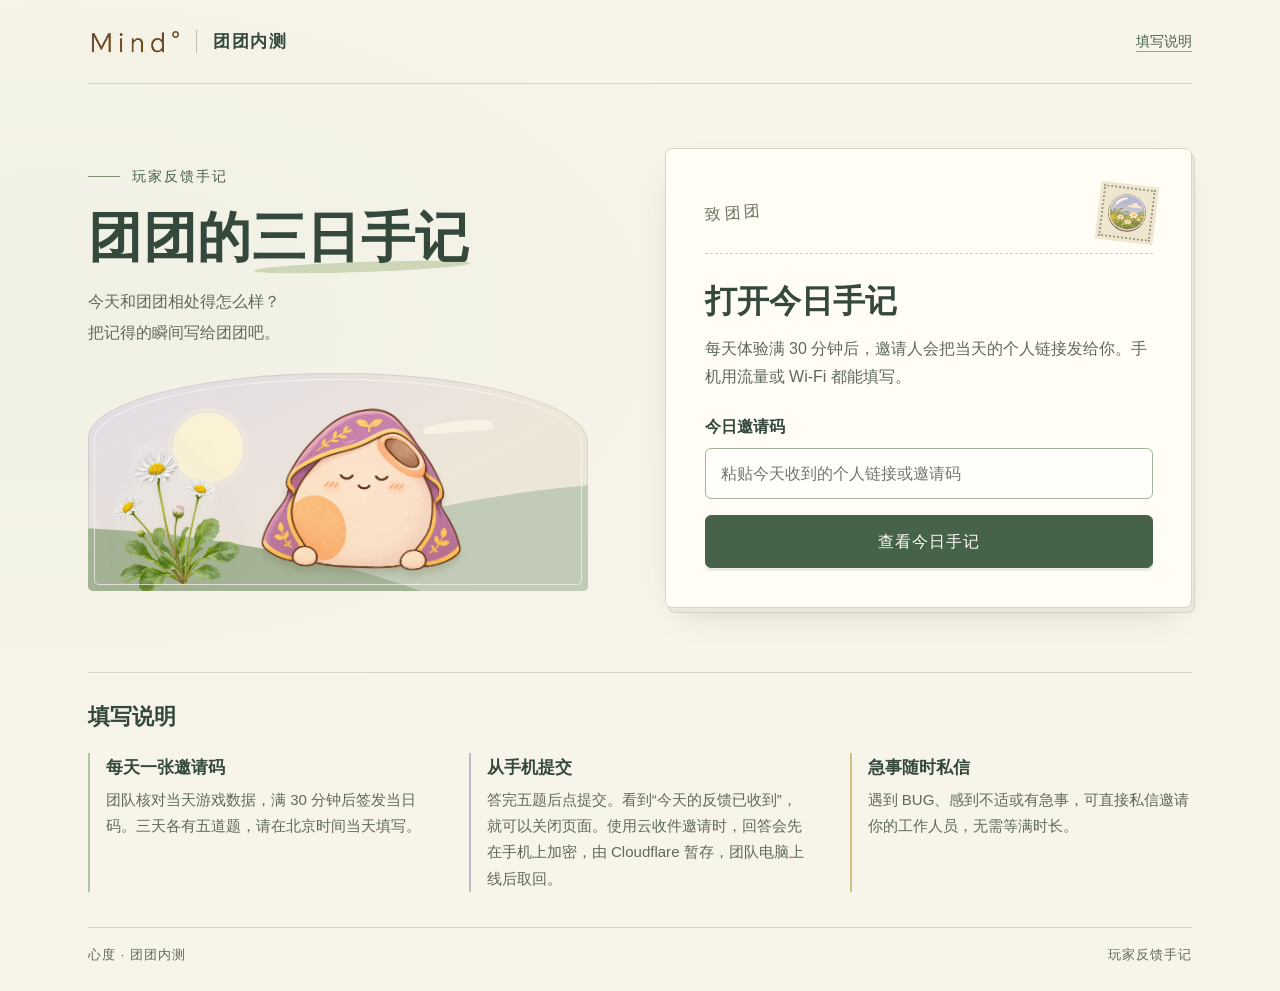
<file: feedback/index.html>
<!doctype html>
<html lang="zh-CN">
<head>
  <meta charset="utf-8">
  <meta name="viewport" content="width=device-width, initial-scale=1">
  <meta name="referrer" content="no-referrer">
  <meta http-equiv="Content-Security-Policy" content="default-src 'self'; connect-src 'self' https://*.trycloudflare.com https://*.workers.dev; script-src 'self'; style-src 'self'; form-action 'none'; object-src 'none'; base-uri 'none'">
  <meta name="robots" content="noindex, nofollow">
  <meta name="theme-color" content="#f7f4e9">
  <title>团团的三日手记 · 心度内测反馈</title>
  <link rel="icon" href="./art/meadow.png">
  <link rel="stylesheet" href="./style.css">
  <script src="./questions.js" defer></script>
  <script src="./app.js?v=cloud-inbox-2" defer></script>
</head>
<body>
  <a class="skip" href="#entry">跳到反馈入口</a>
  <header class="mast shell">
    <div class="brand"><span class="logo"><img src="./art/mind-logo.jpg" alt="心度 Mind°"></span><span>团团内测</span></div>
    <a href="#guide" class="guide-link">填写说明</a>
  </header>
  <main class="shell">
    <div class="spread">
      <section class="cover" aria-labelledby="title">
        <p class="kicker"><span></span> 玩家反馈手记</p>
        <h1 id="title">团团的<span>三日手记</span></h1>
        <p class="intro">今天和团团相处得怎么样？<br>把记得的瞬间写给团团吧。</p>
        <div class="landscape" role="img" aria-label="戴着紫色披风的团团坐在开满雏菊的草坡上">
          <i class="sun"></i><i class="cloud"></i><i class="ridge far"></i><i class="ridge near"></i>
          <img class="flowers" src="./art/daisy.webp" alt="">
          <img class="mascot" src="./art/tuantuan.webp" alt="">
        </div>
      </section>
      <section id="entry" class="sheet" aria-labelledby="entry-title" tabindex="-1">
        <div class="letterhead">
          <span class="recipient">致团团</span>
          <span class="postage" aria-hidden="true"><img src="./art/meadow.png" alt=""></span>
        </div>
        <h2 id="entry-title" tabindex="-1">打开今日手记</h2>
        <p id="description" class="description">每天体验满 30 分钟后，邀请人会把当天的个人链接发给你。手机用流量或 Wi-Fi 都能填写。</p>
        <form id="login" autocomplete="off">
          <label for="code">今日邀请码</label>
          <input id="code" type="password" autocomplete="off" autocapitalize="none" spellcheck="false" placeholder="粘贴今天收到的个人链接或邀请码" required>
          <button id="open" class="primary" type="submit" disabled>查看今日手记</button>
        </form>
        <div id="session" hidden>
          <ol class="days" aria-label="三天反馈日程">
            <li>第一天</li><li>第二天</li><li>第三天</li>
          </ol>
          <p id="facts" class="facts"></p>
          <form id="feedback" autocomplete="off" hidden>
            <div id="fields"></div>
            <p class="draft-note">写下游戏体验就好，请略去姓名、联系方式和私聊原文。草稿只留在当前页面，刷新或关闭会清空。</p>
            <button id="generate" class="primary" type="submit">提交今日反馈</button>
          </form>
          <section id="letter" aria-labelledby="letter-title" hidden>
            <h3 id="letter-title" tabindex="-1">今天的反馈已收到</h3>
            <p id="receipt-detail">入库成功。你的五个回答已存入团队的电脑，可以关闭本页了。</p>
          </section>
          <button id="change" type="button" class="text-button">更换邀请码</button>
        </div>
        <p id="notice" role="status" aria-live="polite" aria-atomic="true"></p>
        <noscript><p>请启用 JavaScript 以打开手记并提交反馈。</p></noscript>
      </section>
    </div>
    <section id="guide" class="guide" aria-labelledby="guide-title" tabindex="-1">
      <h2 id="guide-title">填写说明</h2>
      <div class="guide-grid">
        <div><h3>每天一张邀请码</h3><p>团队核对当天游戏数据，满 30 分钟后签发当日码。三天各有五道题，请在北京时间当天填写。</p></div>
        <div><h3>从手机提交</h3><p>答完五题后点提交。看到“今天的反馈已收到”，就可以关闭页面。使用云收件邀请时，回答会先在手机上加密，由 Cloudflare 暂存，团队电脑上线后取回。</p></div>
        <div><h3>急事随时私信</h3><p>遇到 BUG、感到不适或有急事，可直接私信邀请你的工作人员，无需等满时长。</p></div>
      </div>
    </section>
  </main>
  <footer class="shell"><span>心度 · 团团内测</span><span>玩家反馈手记</span></footer>
</body>
</html>
</file>
<file: feedback/style.css>
:root {
  color-scheme: light;
  --paper: #f7f4e9;
  --sheet: #fffdf5;
  --ink: #34483c;
  --muted: #5f695b;
  --green: #466248;
  --line: #d2d6c4;
  --serif: "Noto Serif SC", "Source Han Serif SC", "Songti SC", "STSong", "SimSun", serif;
  font: 100%/1.75 "PingFang SC", "Microsoft YaHei", sans-serif;
  color: var(--ink);
  background: var(--paper);
}
* { box-sizing: border-box; }
[hidden] { display: none !important; }
body {
  margin: 0;
  background: radial-gradient(ellipse at 4% 33%, #e5eadc66, transparent 46%), var(--paper);
  -webkit-font-smoothing: antialiased;
}
button, input, textarea { font: inherit; }
button, a { touch-action: manipulation; }
button { cursor: pointer; }
button:disabled { cursor: wait; opacity: .65; }
:focus-visible { outline: 3px solid #9a7348; outline-offset: 4px; }
h1, h2, h3, p { margin: 0; }
h1, h2, h3 { font-family: var(--serif); }
.shell { width: min(69rem, calc(100% - 6rem)); margin-inline: auto; }
.skip { position: absolute; left: 1rem; top: 0; transform: translateY(-150%); background: white; padding: .5rem; z-index: 2; }
.skip:focus { transform: none; }
.mast, .brand, footer { display: flex; align-items: center; justify-content: space-between; }
.mast { min-height: 5.25rem; border-bottom: 1px solid var(--line); }
.brand { justify-content: start; gap: 1rem; font: 600 1.05rem var(--serif); letter-spacing: .1em; }
.brand > span + span { padding-left: 1rem; border-left: 1px solid #bdc2af; }
.logo { display: block; width: 5.75rem; height: 1.9rem; position: relative; overflow: hidden; mix-blend-mode: multiply; }
.logo img { position: absolute; width: 10.25rem; max-width: none; left: -2rem; top: -1.93rem; filter: brightness(1.1) contrast(1.12); }
.guide-link, .text-button { color: var(--green); font-size: .9rem; text-underline-offset: 5px; }
.guide-link { text-decoration-color: #98a68e; padding-block: .65rem; }
.spread {
  display: grid; grid-template-columns: minmax(0, .95fr) minmax(0, 1fr); align-items: center;
  gap: clamp(2rem, 6vw, 5.25rem); padding: clamp(2.5rem, 5vw, 4.5rem) 0;
}
.cover { min-width: 0; }
.kicker { display: flex; align-items: center; gap: .75rem; font-size: .875rem; color: var(--green); letter-spacing: .14em; }
.kicker span { width: 2rem; border-top: 1px solid #819174; }
h1 { font-size: clamp(2.3rem, 4.2vw, 3.8rem); letter-spacing: .01em; line-height: 1.35; margin: .8rem 0; }
h1 span { position: relative; white-space: nowrap; isolation: isolate; }
h1 span::after { content: ""; position: absolute; left: 1%; right: 0; bottom: -.08em; height: .19em; z-index: -1; background: #cdd6b6; border-radius: 50%; transform: rotate(-2deg); }
.intro, .description, .guide p, .draft-note { color: var(--muted); }
.intro { line-height: 1.9; }
.landscape {
  height: clamp(11.5rem, 17vw, 15rem); margin-top: 1.6rem; isolation: isolate; position: relative; overflow: hidden;
  background: linear-gradient(152deg, #e1dbe6, #eee6d8 61%, #e5e7d5);
  border-radius: 50% 50% 5px 5px / 30% 32% 5px 5px;
  box-shadow: inset 0 0 0 1px #8695783a;
}
.landscape::after { content: ""; position: absolute; inset: 6px; border: 1px solid #fffaf4a6; border-radius: inherit; pointer-events: none; }
.sun { position: absolute; width: 14%; aspect-ratio: 1; top: 18%; left: 17%; border-radius: 50%; background: #fbf1d4; box-shadow: 0 0 0 6px #fff1d540; }
.cloud { position: absolute; width: 14%; height: 5%; top: 22%; right: 19%; background: #fff8e9ac; border-radius: 90% 50% 20% 15%; transform: rotate(-4deg); }
.ridge { position: absolute; width: 135%; height: 83%; border-radius: 50%; }
.far { top: 57%; left: 14%; background: #c1cbb5; transform: rotate(-10deg); }
.near { top: 77%; right: 8%; background: #a4b395; transform: rotate(9deg); }
.mascot, .flowers { position: absolute; object-fit: contain; }
.mascot { height: 91%; width: 56%; left: 27%; bottom: 0; filter: drop-shadow(0 6px 3px #51463029); transform: rotate(2deg); }
.flowers { height: 80%; width: 33%; left: 0; bottom: -8%; transform: rotate(-15deg); }
.sheet {
  position: relative; min-width: 0; background: var(--sheet); border: 1px solid #d5d4c2;
  border-radius: .45rem; padding: clamp(1.5rem, 3vw, 2.7rem); scroll-margin: 1rem;
  box-shadow: 3px 5px 0 -1px #eae8dc, 3px 5px 0 0 #d4d4c3, 0 15px 35px -20px #5f614d66;
}
.letterhead { display: flex; justify-content: space-between; align-items: center; margin-bottom: 1.5rem; padding-bottom: .85rem; border-bottom: 1px dashed #cdd0bf; }
.recipient { font-family: var(--serif); font-size: 1rem; color: #69745e; letter-spacing: .2em; transform: rotate(-4deg); }
.postage {
  display: grid; place-items: center; width: 3.25rem; aspect-ratio: 1; padding: 5px; background: #eee6ce;
  border: 2px dotted #9c977d; outline: 3px solid #eee6ce; transform: rotate(7deg);
}
.postage img { width: 100%; }
h2 { font-size: clamp(1.6rem, 2.6vw, 2rem); line-height: 1.45; }
.description { margin: .65rem 0 1.4rem; overflow-wrap: anywhere; }
label { display: block; font-weight: 600; margin-bottom: .45rem; }
input, textarea {
  width: 100%; min-width: 0; border: 1px solid #a6b29e; border-radius: .38rem; background: #fffefa;
  color: var(--ink); padding: .7rem .95rem; line-height: 1.65;
}
input::placeholder, textarea::placeholder { color: #71786a; }
.primary, .secondary {
  border-radius: .38rem; padding: .72rem 1.1rem; min-height: 46px;
}
.primary { display: block; width: 100%; border: 1px solid var(--green); background: var(--green); color: #fffdf7; margin-top: 1rem; letter-spacing: .06em; box-shadow: 0 3px 0 #30462d1a; }
.primary:enabled:hover, .compose:hover { background: #364e39; }
.secondary { background: #f5f6ec; color: var(--green); border: 1px solid #bdc8b5; }
.secondary:enabled:hover { background: #e9edde; }
.text-button { border: 0; background: transparent; padding: .7rem 0; text-decoration: underline; }
#letter { margin-top: 1.4rem; }
#letter h3 { font-size: 1.45rem; }
.envelope {
  display: grid; grid-template-columns: max-content minmax(0, 1fr); gap: .3rem 1rem;
  background: #f2f3e9; border: 1px solid var(--line); border-radius: .38rem; padding: .75rem 1rem;
}
.envelope dt { color: var(--muted); }
.envelope dd { margin: 0; font-weight: 600; overflow-wrap: anywhere; }
.exports { display: flex; flex-wrap: wrap; gap: .55rem; margin: .75rem 0; }
.exports button { flex: 1 1 10rem; }
#manual { margin: .5rem 0 1.2rem; }
#manual summary { cursor: pointer; color: var(--green); font-size: .9rem; }
#body-text { margin-top: .6rem; font: .9rem/1.6 monospace; overflow-wrap: anywhere; }
.compose { text-align: center; text-decoration: none; }
#change { display: block; margin: .75rem 0 0 auto; }
#letter:not([hidden]) + #change { border-top: 1px dashed var(--line); width: 100%; text-align: right; }
#notice:not(:empty) { margin-top: 1rem; border-left: 3px solid #aeb995; padding: .4rem .75rem; background: #f0f2e8; font-size: .925rem; overflow-wrap: anywhere; }
#notice.error:not(:empty) { background: #f8ede3; border-color: #b77d62; color: #793c2b; }
.opened .spread { align-items: start; }
.opened .cover { position: sticky; top: 2rem; }
.days { list-style: none; display: flex; padding: 0; margin: 0; gap: .45rem; }
.days li { flex: 1; text-align: center; padding: .38rem; background: #f0f0e7; color: #616a58; border-radius: 3px; font-size: .875rem; }
.days [aria-current] { color: #fff; background: var(--green); font-weight: 600; }
.facts { padding-block: .75rem; font-size: .9rem; color: #53614f; border-bottom: 1px dashed var(--line); }
.question { margin-top: 1.55rem; }
.question label { font-family: var(--serif); font-size: 1.08rem; line-height: 1.65; }
.question b { color: #786783; font: 500 1.15rem Georgia, serif; margin-right: .5rem; }
textarea { display: block; resize: vertical; min-height: 7rem; }
.draft-note { font-size: .9rem; margin-top: 1.25rem; }
.guide { padding: 1.75rem 0 2.2rem; border-top: 1px solid var(--line); scroll-margin: 1.5rem; }
.guide h2 { font-size: 1.4rem; margin-bottom: 1.25rem; }
.guide-grid { display: grid; grid-template-columns: repeat(3, 1fr); gap: clamp(1rem, 3vw, 3rem); }
.guide-grid > div { border-left: 2px solid #b4c0a5; padding-left: 1rem; }
.guide-grid > div:nth-child(2) { border-color: #c4b4cc; }
.guide-grid > div:last-child { border-color: #d3bd88; }
.guide h3 { font-size: 1.06rem; margin-bottom: .25rem; }
.guide p { font-size: .94rem; }
footer { padding: 1rem 0 1.5rem; border-top: 1px solid var(--line); color: var(--muted); font-size: .81rem; letter-spacing: .08em; }
@media (max-width: 52rem) {
  .shell { width: min(38rem, calc(100% - 2.5rem)); }
  .mast { min-height: 4.2rem; }
  .spread { grid-template-columns: 1fr; padding-block: 1.8rem 2.2rem; gap: 1.4rem; }
  .cover { position: relative; }
  .intro { max-width: 64%; }
  .landscape { position: absolute; right: 0; bottom: 0; width: 32%; height: auto; aspect-ratio: 1.26; margin: 0; }
  h1 { font-size: clamp(2rem, 6vw, 2.8rem); margin: .5rem 0; }
  .opened .cover { position: static; }
  .opened .intro, .opened .landscape { display: none; }
  .opened h1 { margin-bottom: 0; }
  .guide-grid { grid-template-columns: 1fr; gap: 1rem; }
}
@media (max-width: 28rem) {
  .envelope { grid-template-columns: 1fr; gap: 0; }
  .envelope dd + dt { margin-top: .5rem; }
  .envelope dt { font-size: .875rem; }
  .shell { width: calc(100% - 2rem); }
  .intro { font-size: .94rem; max-width: 65%; }
  .brand { gap: .5rem; }
  .brand > span + span { padding-left: .7rem; }
  .sheet { padding: 1.25rem; }
  .letterhead { margin-bottom: 1rem; }
  .postage { width: 2.65rem; }
  .landscape { max-height: 5rem; }
}
</file>
